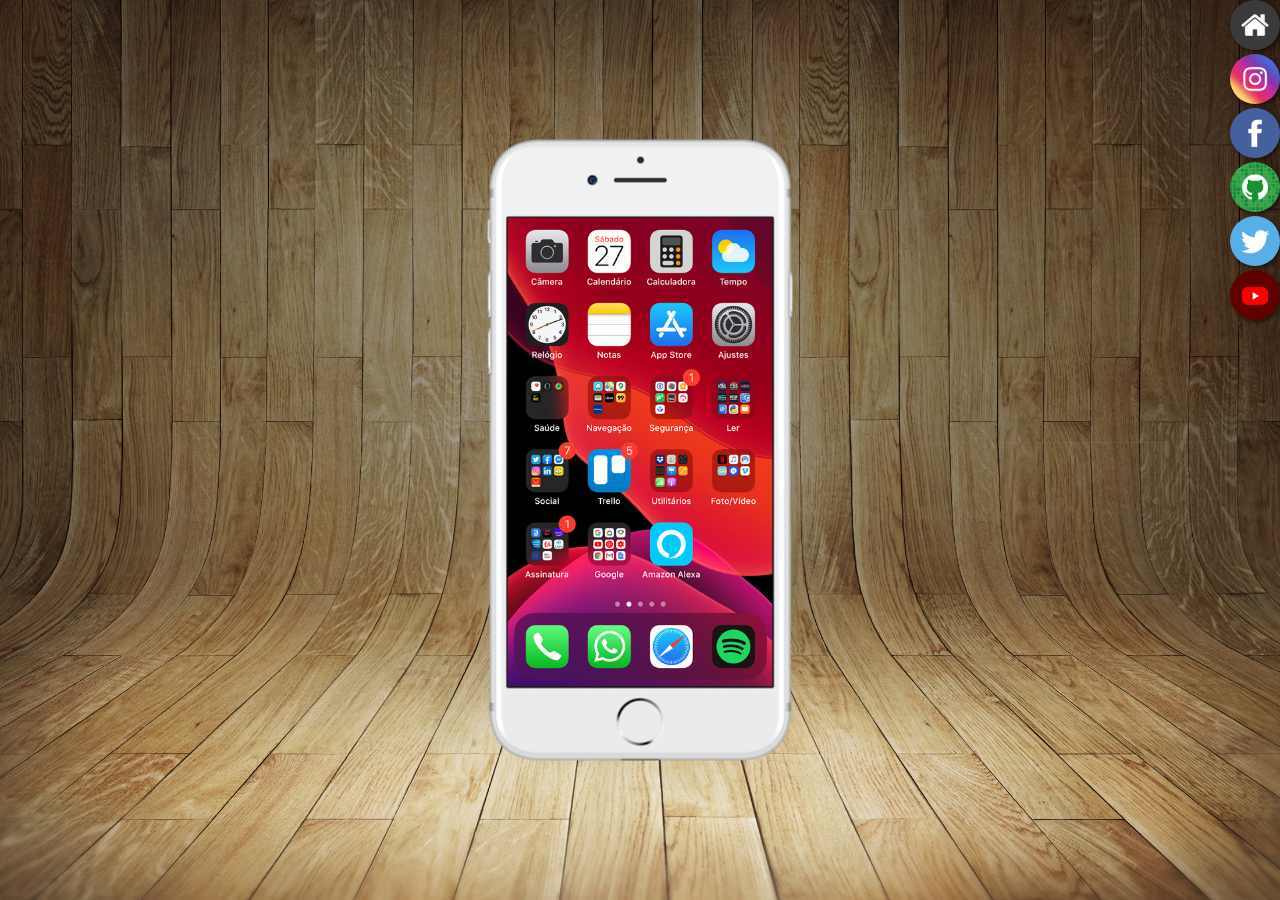
<file: index.html>
<!DOCTYPE html>
<html lang="pt-br">
<head>
    <meta charset="UTF-8">
    <meta name="viewport" content="width=device-width, initial-scale=1.0">
    <link rel="shortcut icon" href="favicon.ico" type="image/x-icon">
    <link rel="stylesheet" href="estilo/style.css">
    <title>Projeto Rede Sociais</title>
</head>
<body>
    <main>
        <section id="telefone">
            <iframe src="home.html" name="tela" id="tela" frameborder="0"></iframe>
        </section>
        <section id="redes-sociais">
                <a href="home.html" target="tela" ><img src="imagens/logo-home.jpg" alt="home"></a><br>

                <a href="instagran.html" target="tela" ><img src="imagens/logo-instagram.jpg" alt="instagram"></a><br>

                <a href="face.html" target="tela" ><img src="imagens/logo-facebook.jpg" alt="facebook"></a><br>

                <a href="github.html" target="tela" ><img src="imagens/logo-github.jpg" alt="github"></a><br>

                <a href="twitter.html" target="tela" ><img src="imagens/logo-twitter.jpg" alt="twitter"></a><br>

                <a href="youtube.html" target="tela" ><img src="imagens/logo-youtube.jpg" alt="youtube"></a><br>
        </section>
    </main>
</body>
</html>
</file>
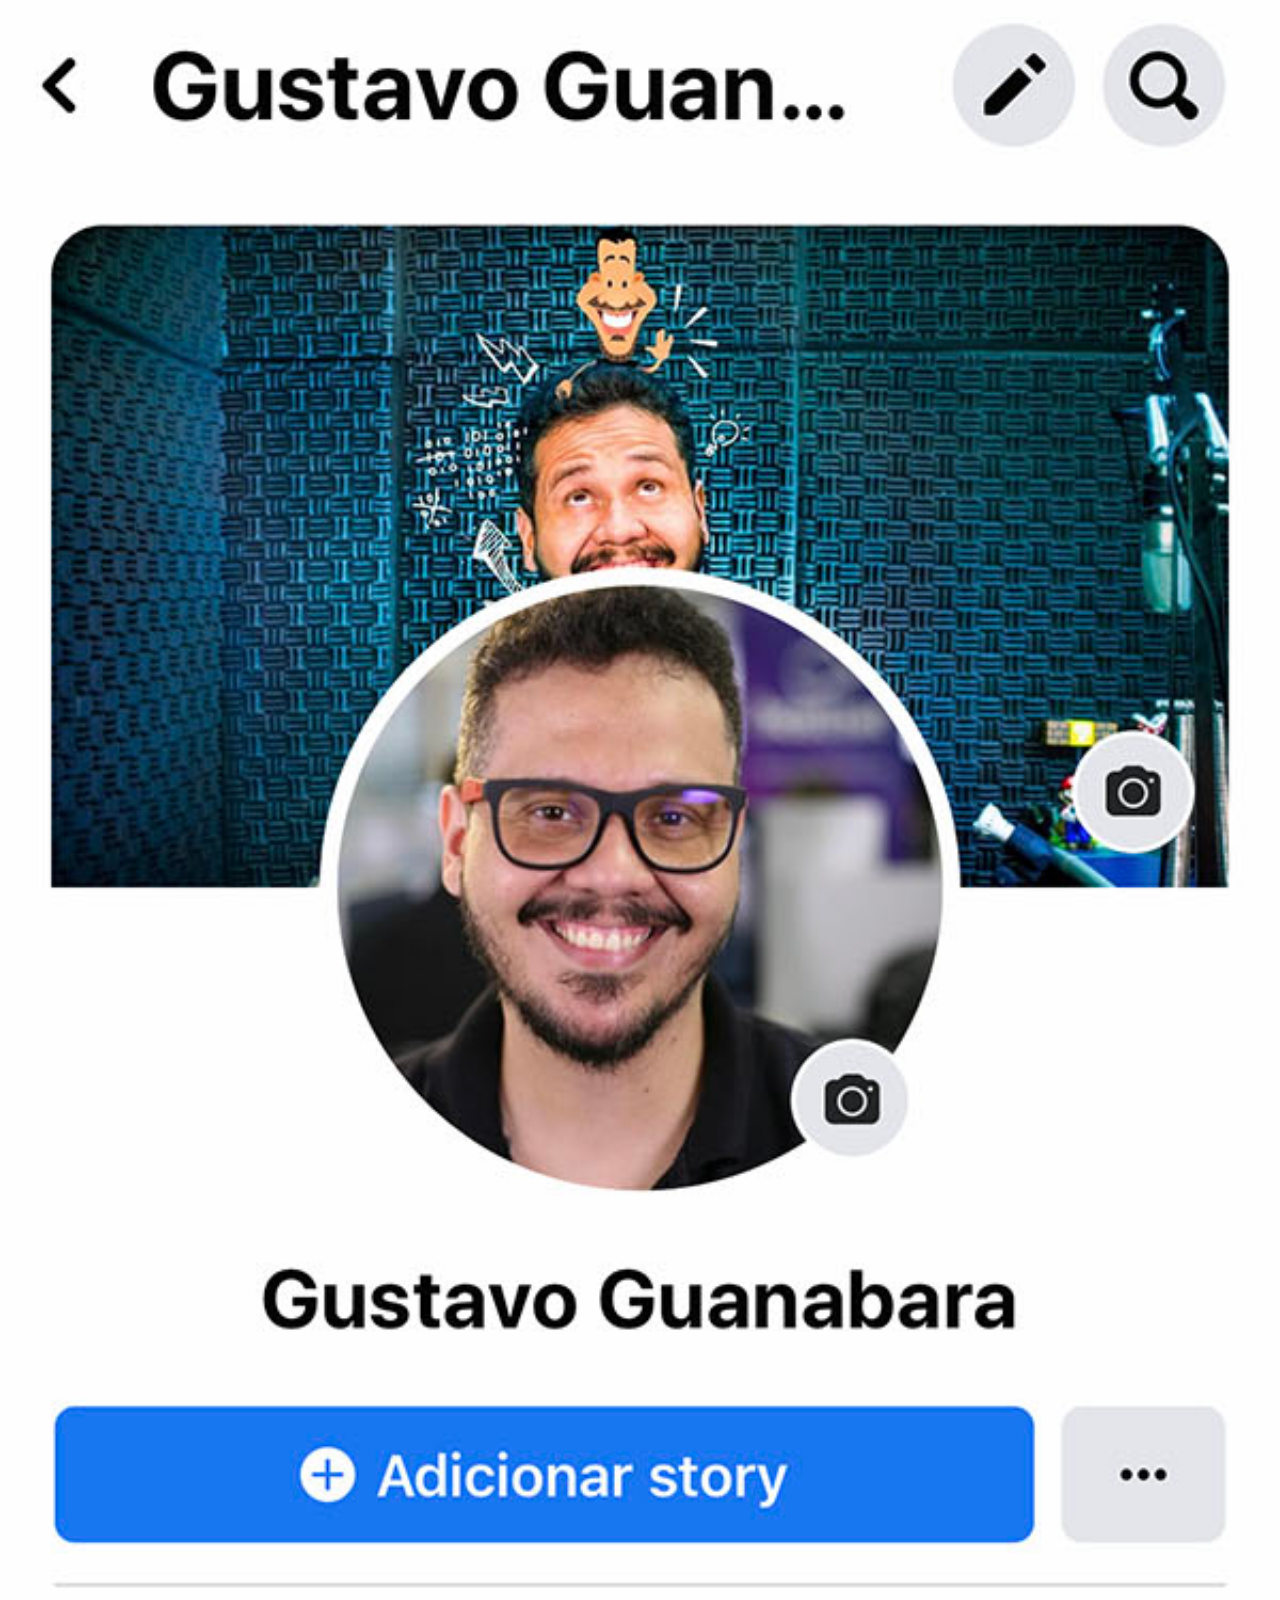
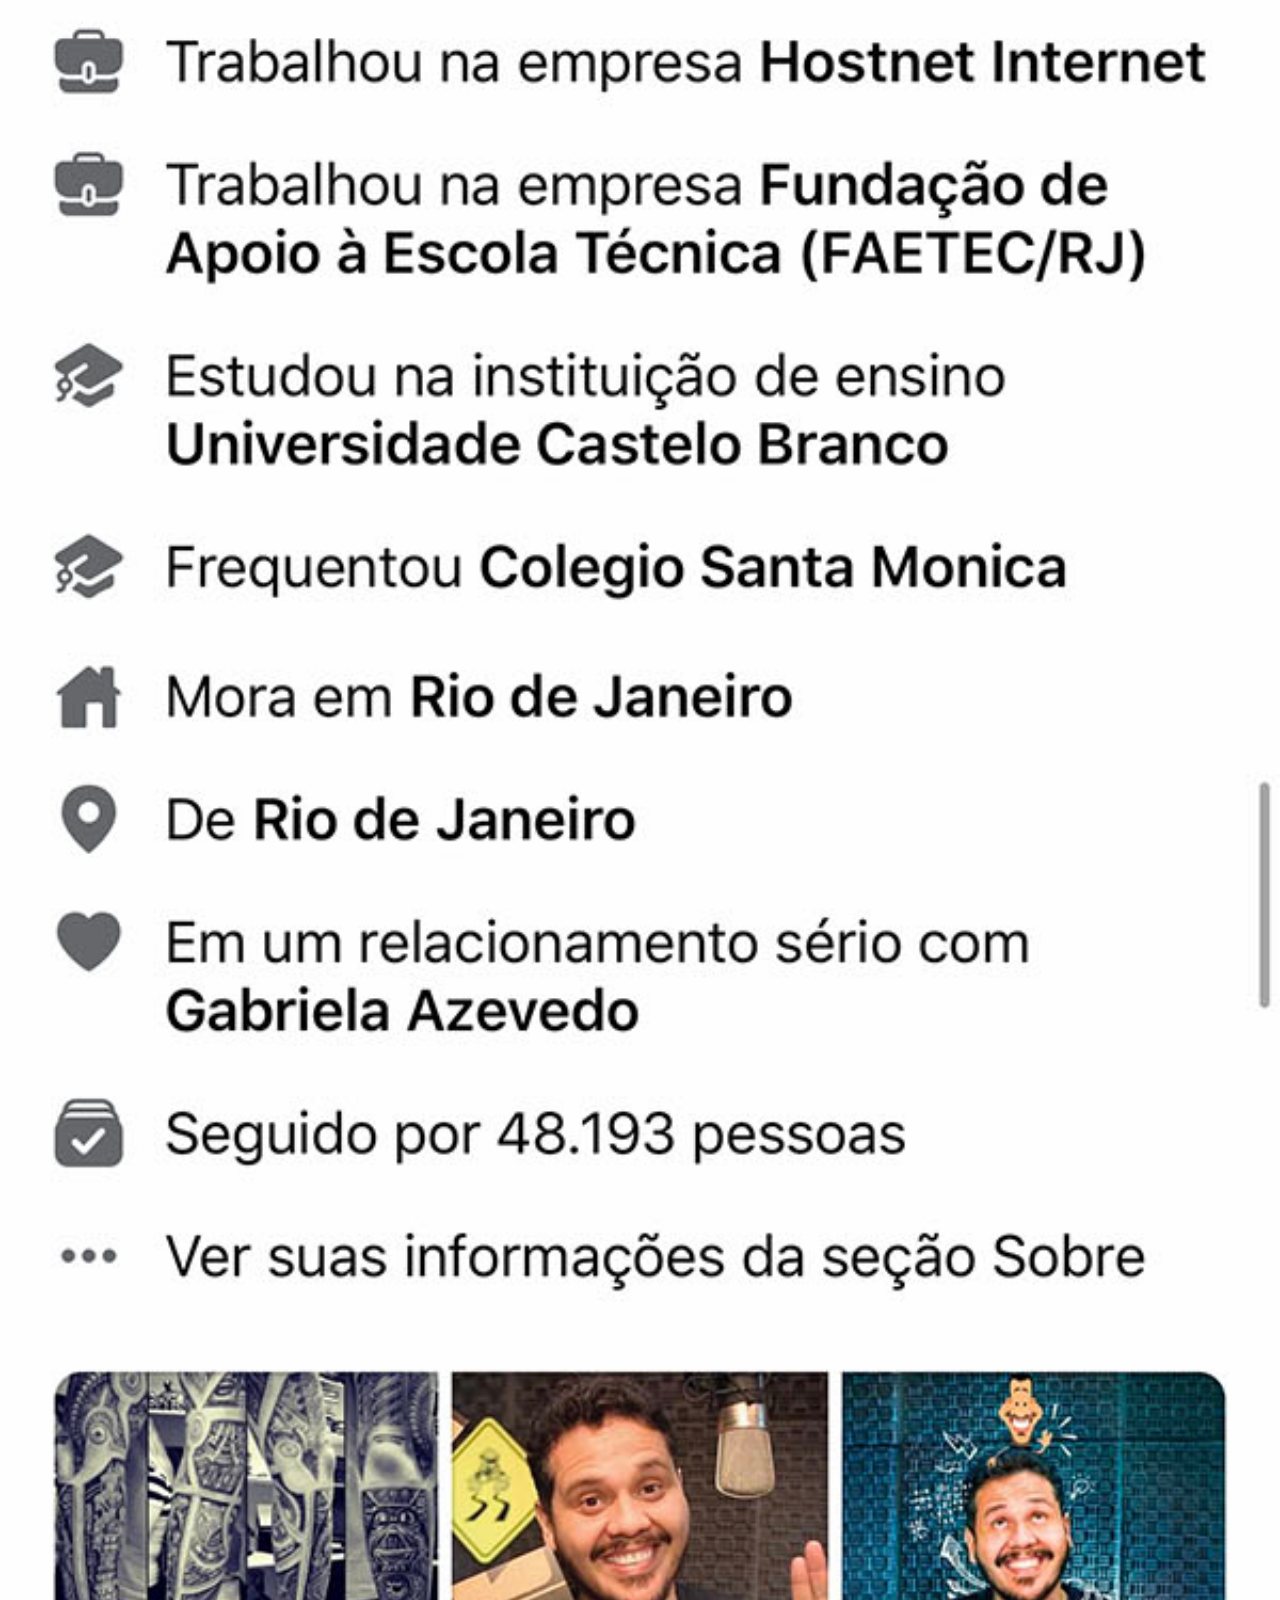
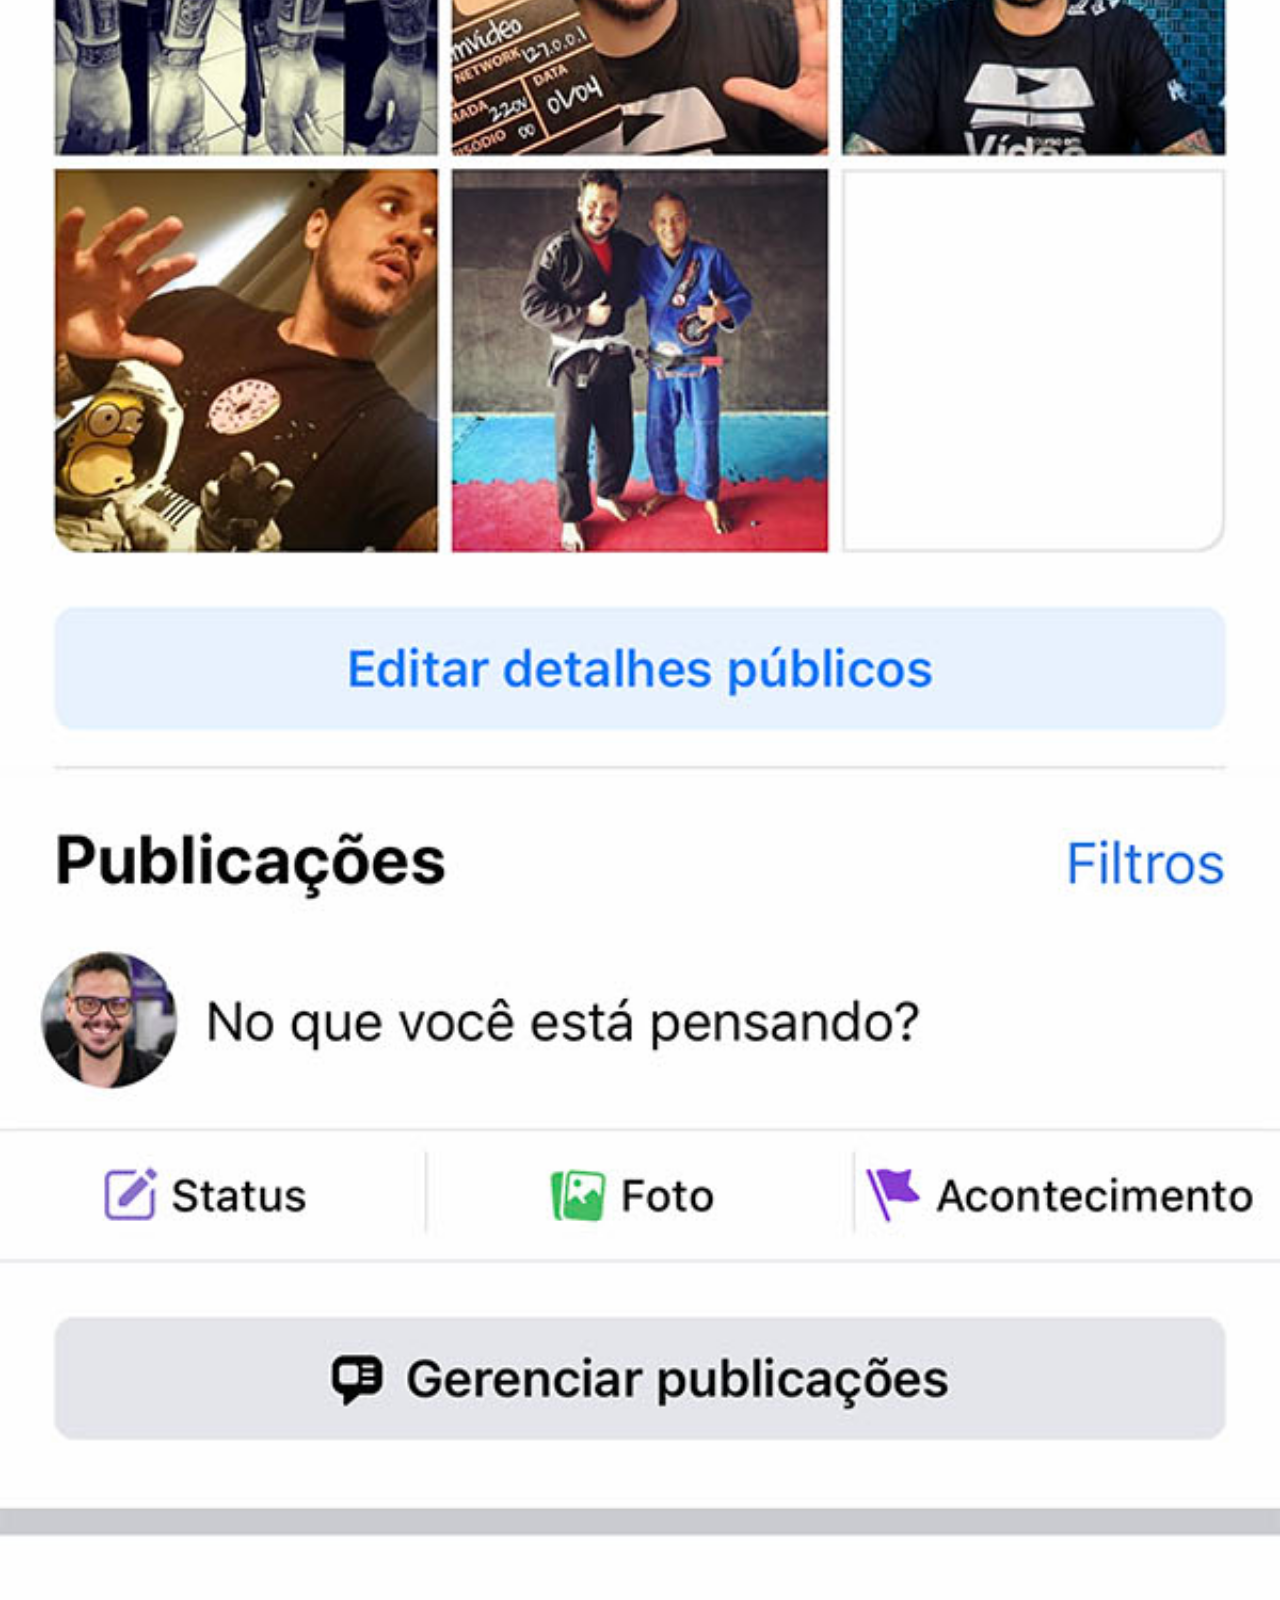
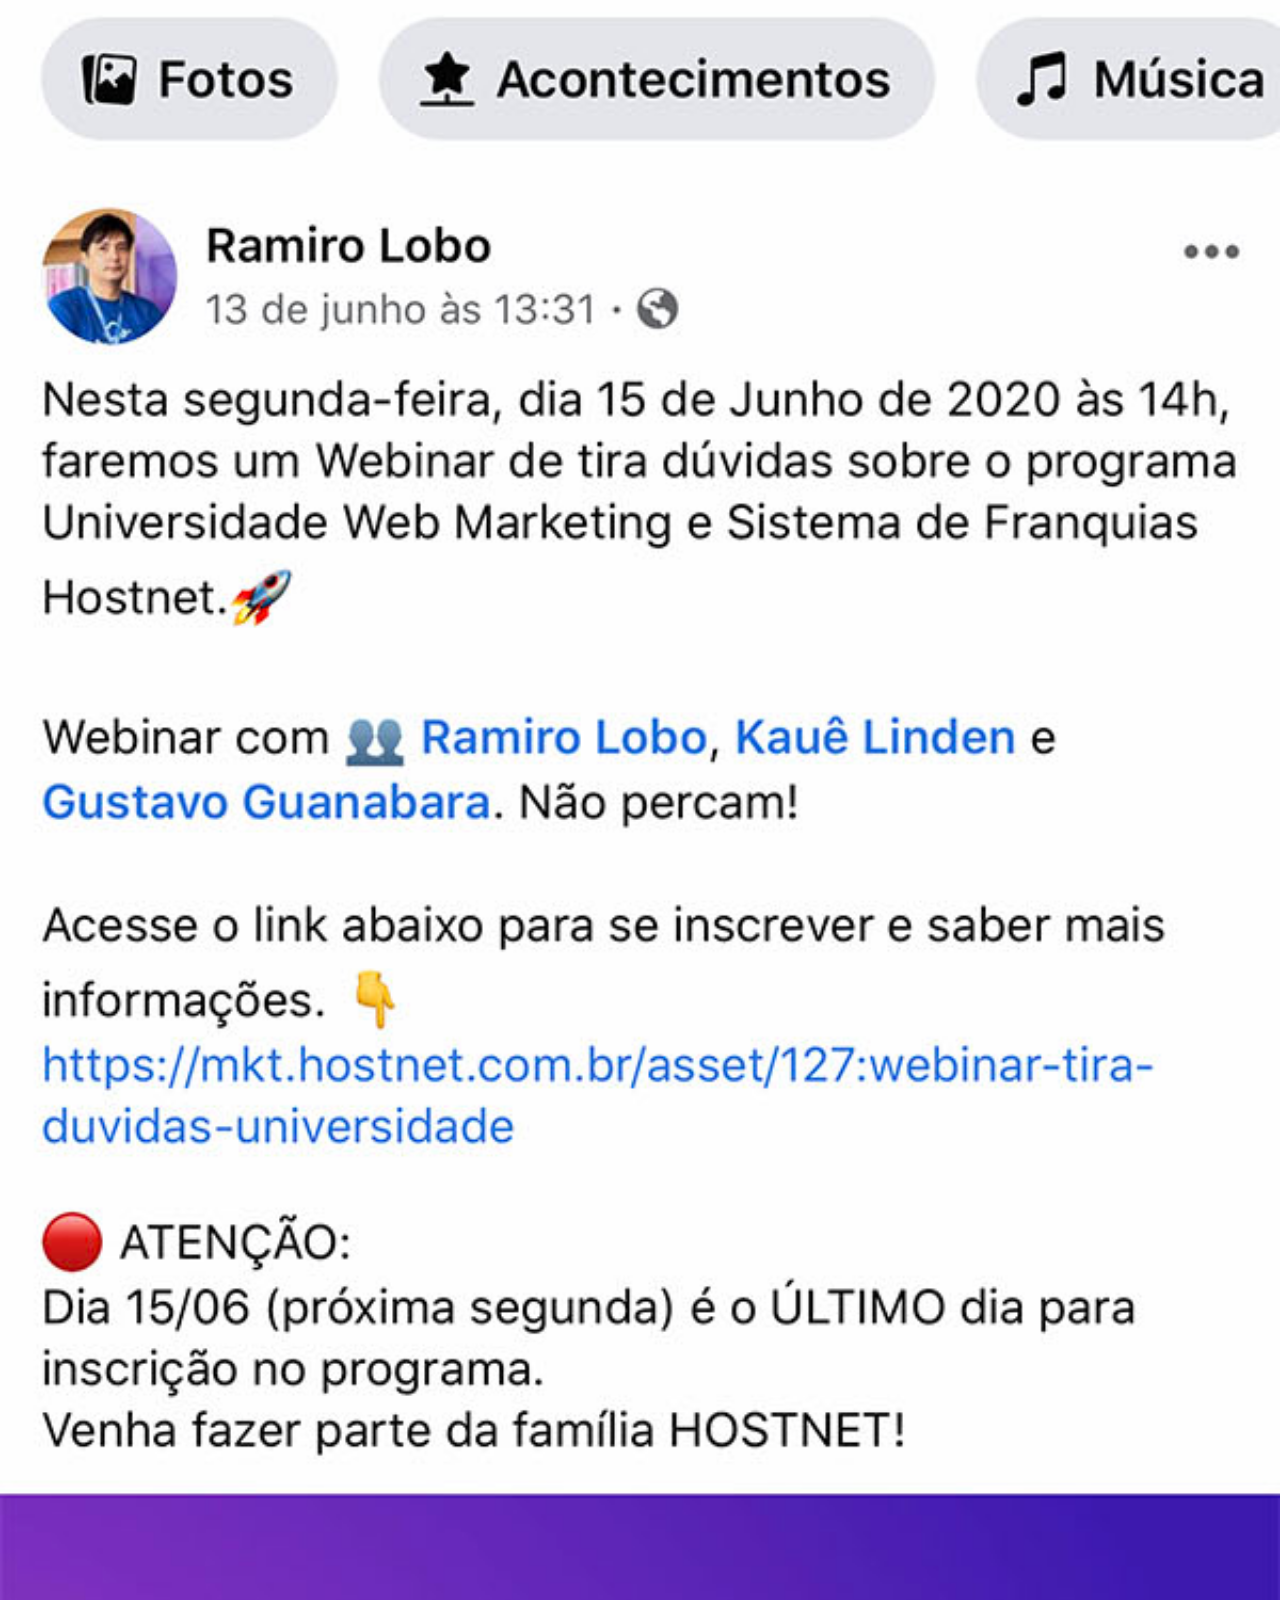
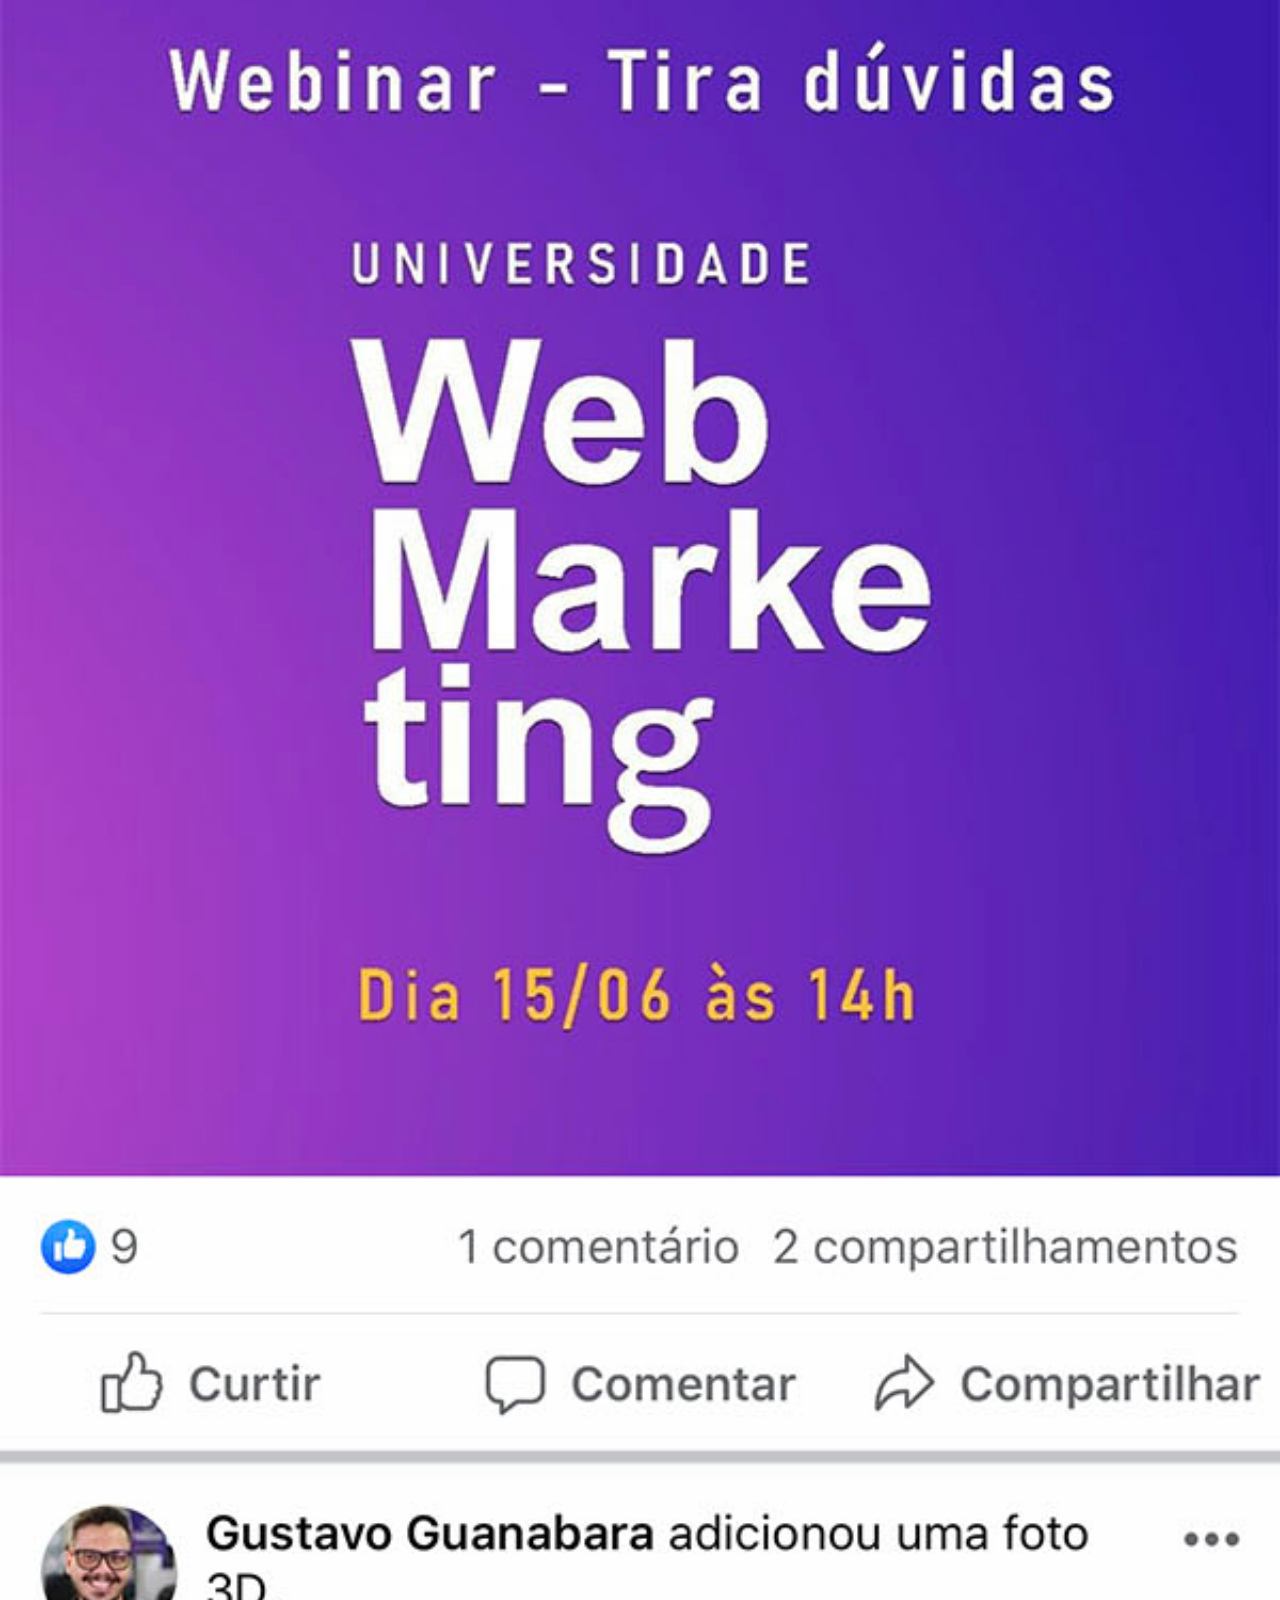
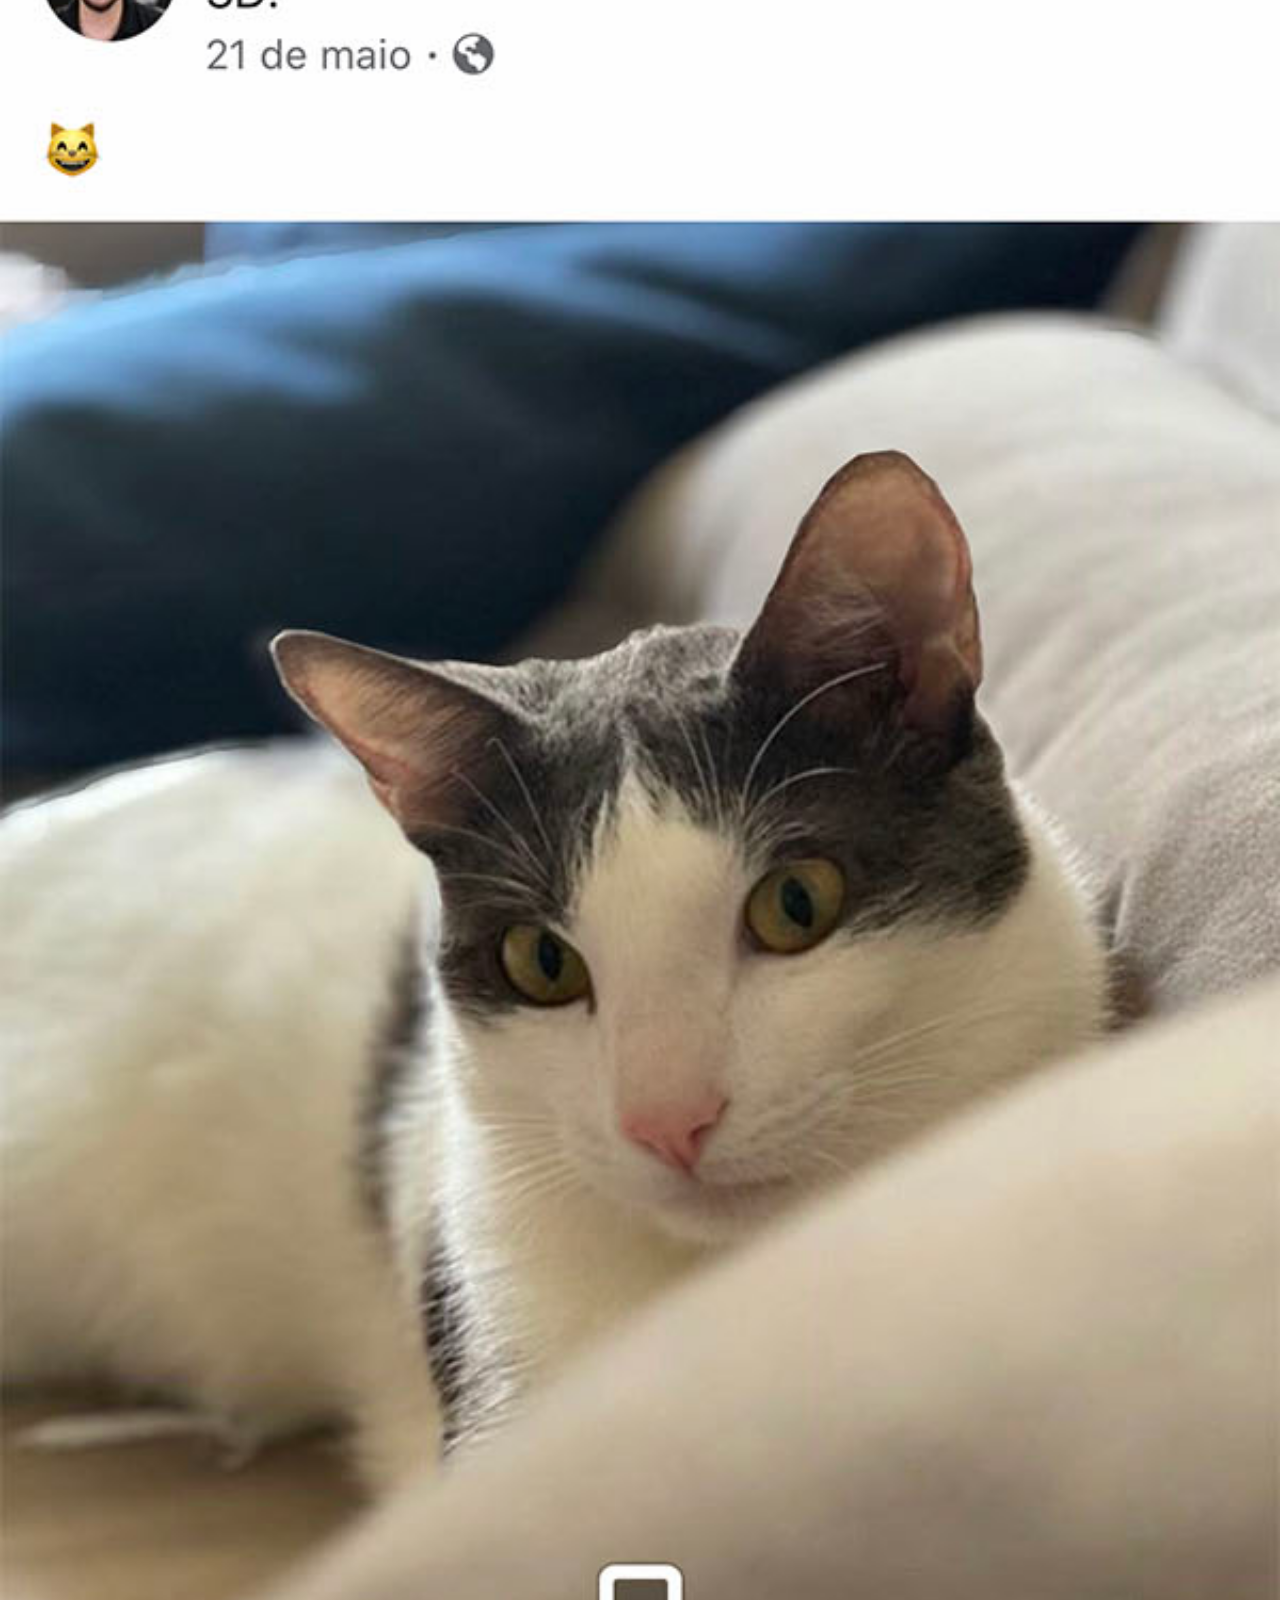
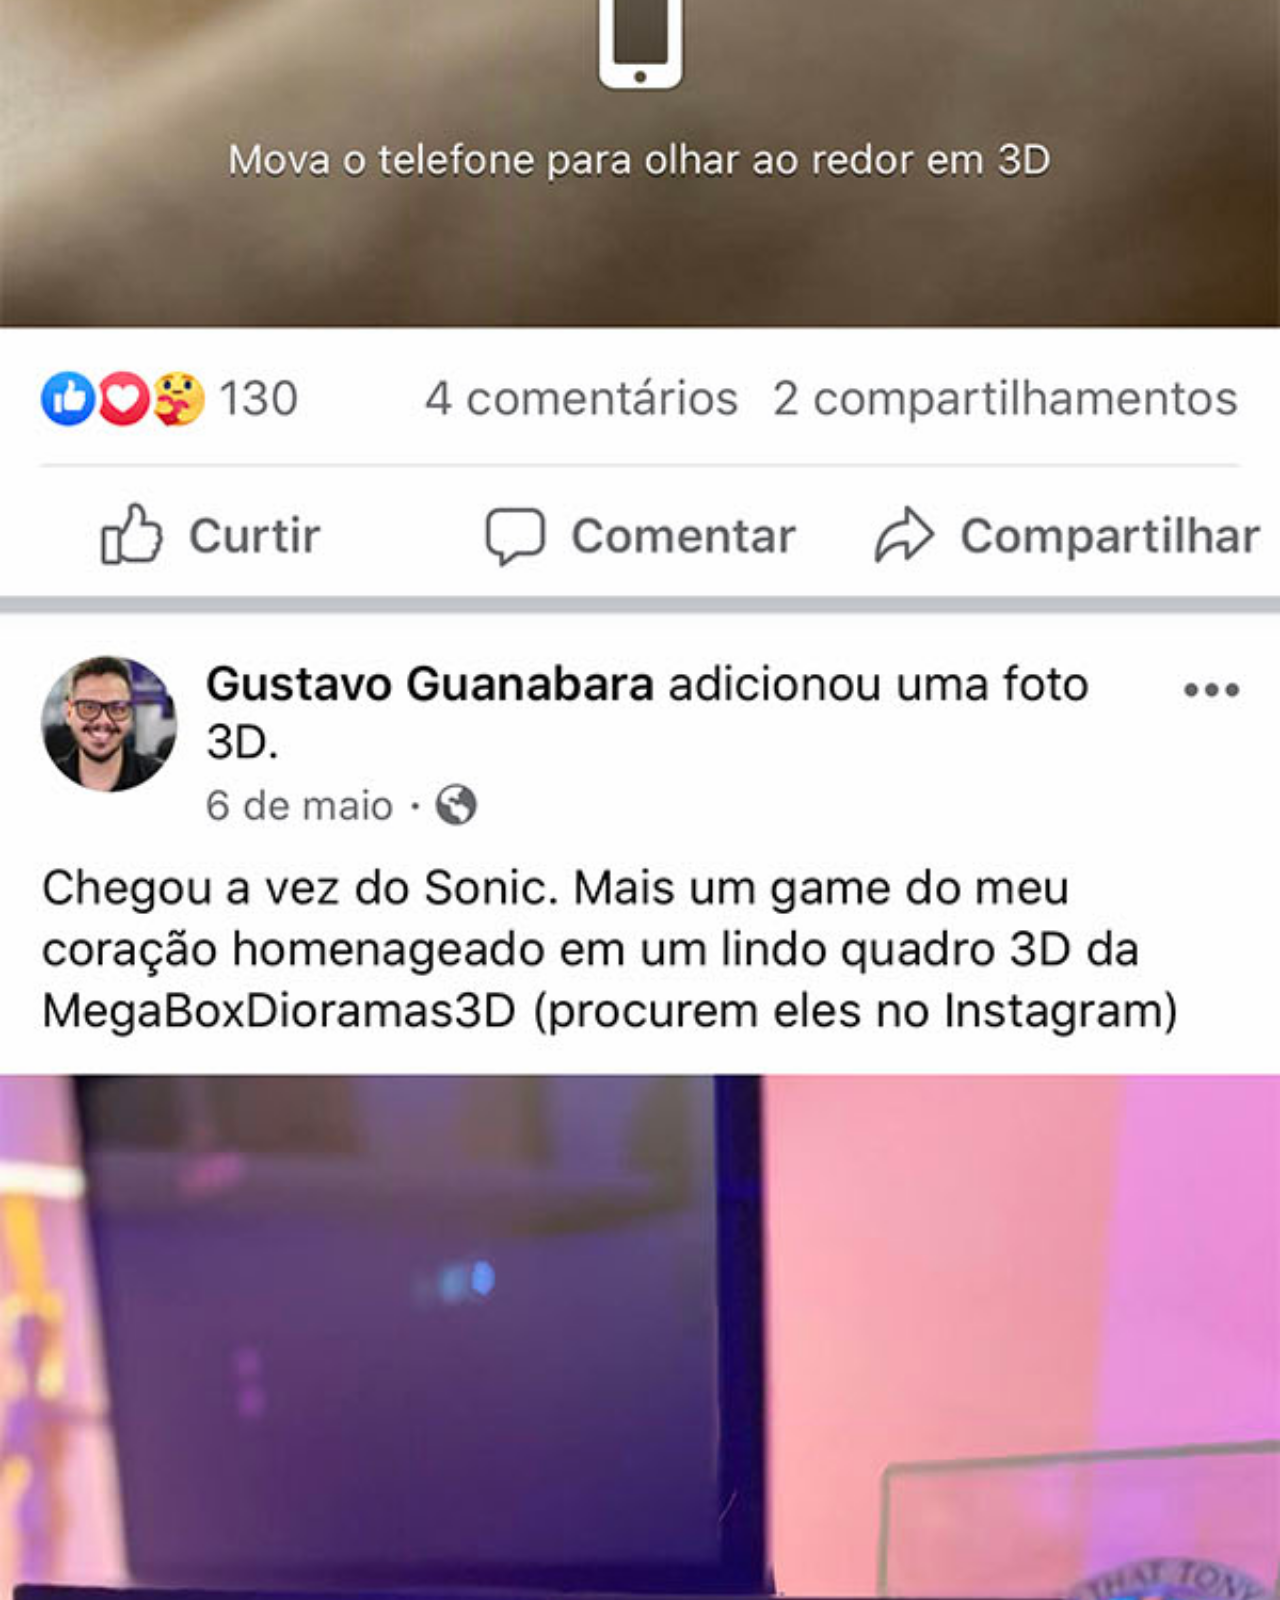
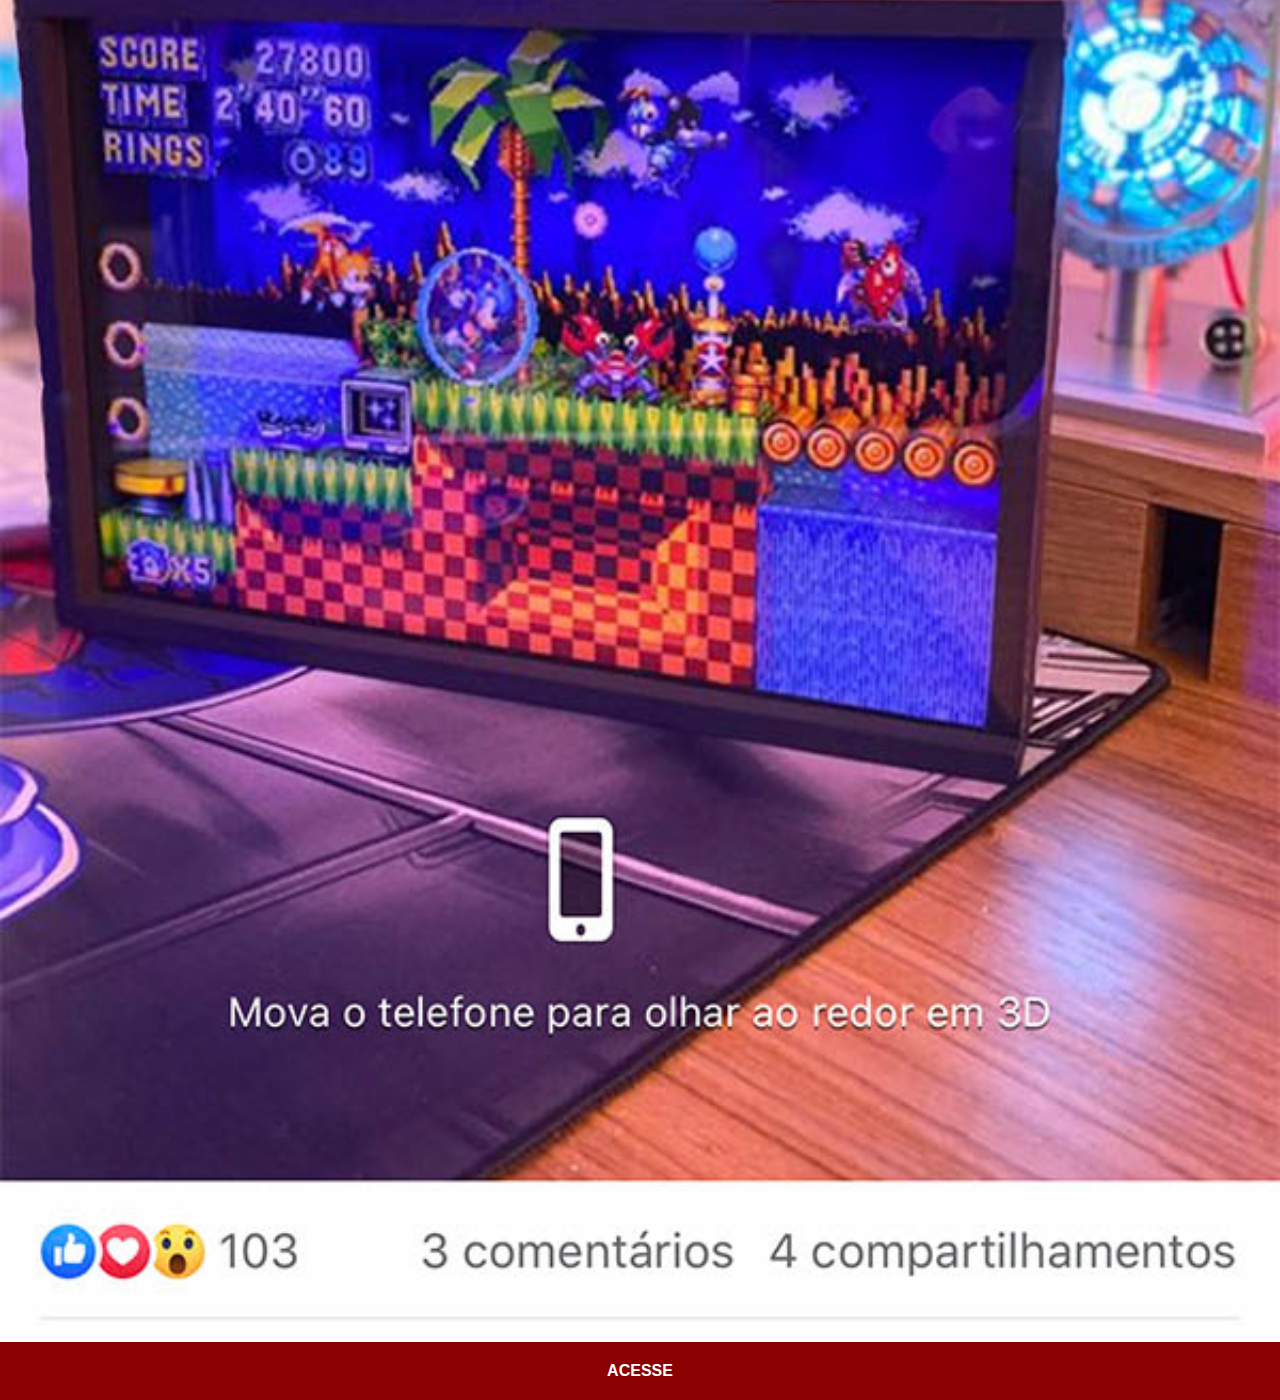
<file: face.html>
<!DOCTYPE html>
<html lang="en">
<head>
    <meta charset="UTF-8">
    <meta name="viewport" content="width=device-width, initial-scale=1.0">
    <title>Facebook</title>
    <link rel="stylesheet" href="estilo/social.css">
</head>
<body>
    <img src="imagens/tela-facebook.jpg" alt="facebook">
    <a href="https://facebook.com/Patriccampos" target="_blank">ACESSE</a>
</body>
</html>
</file>
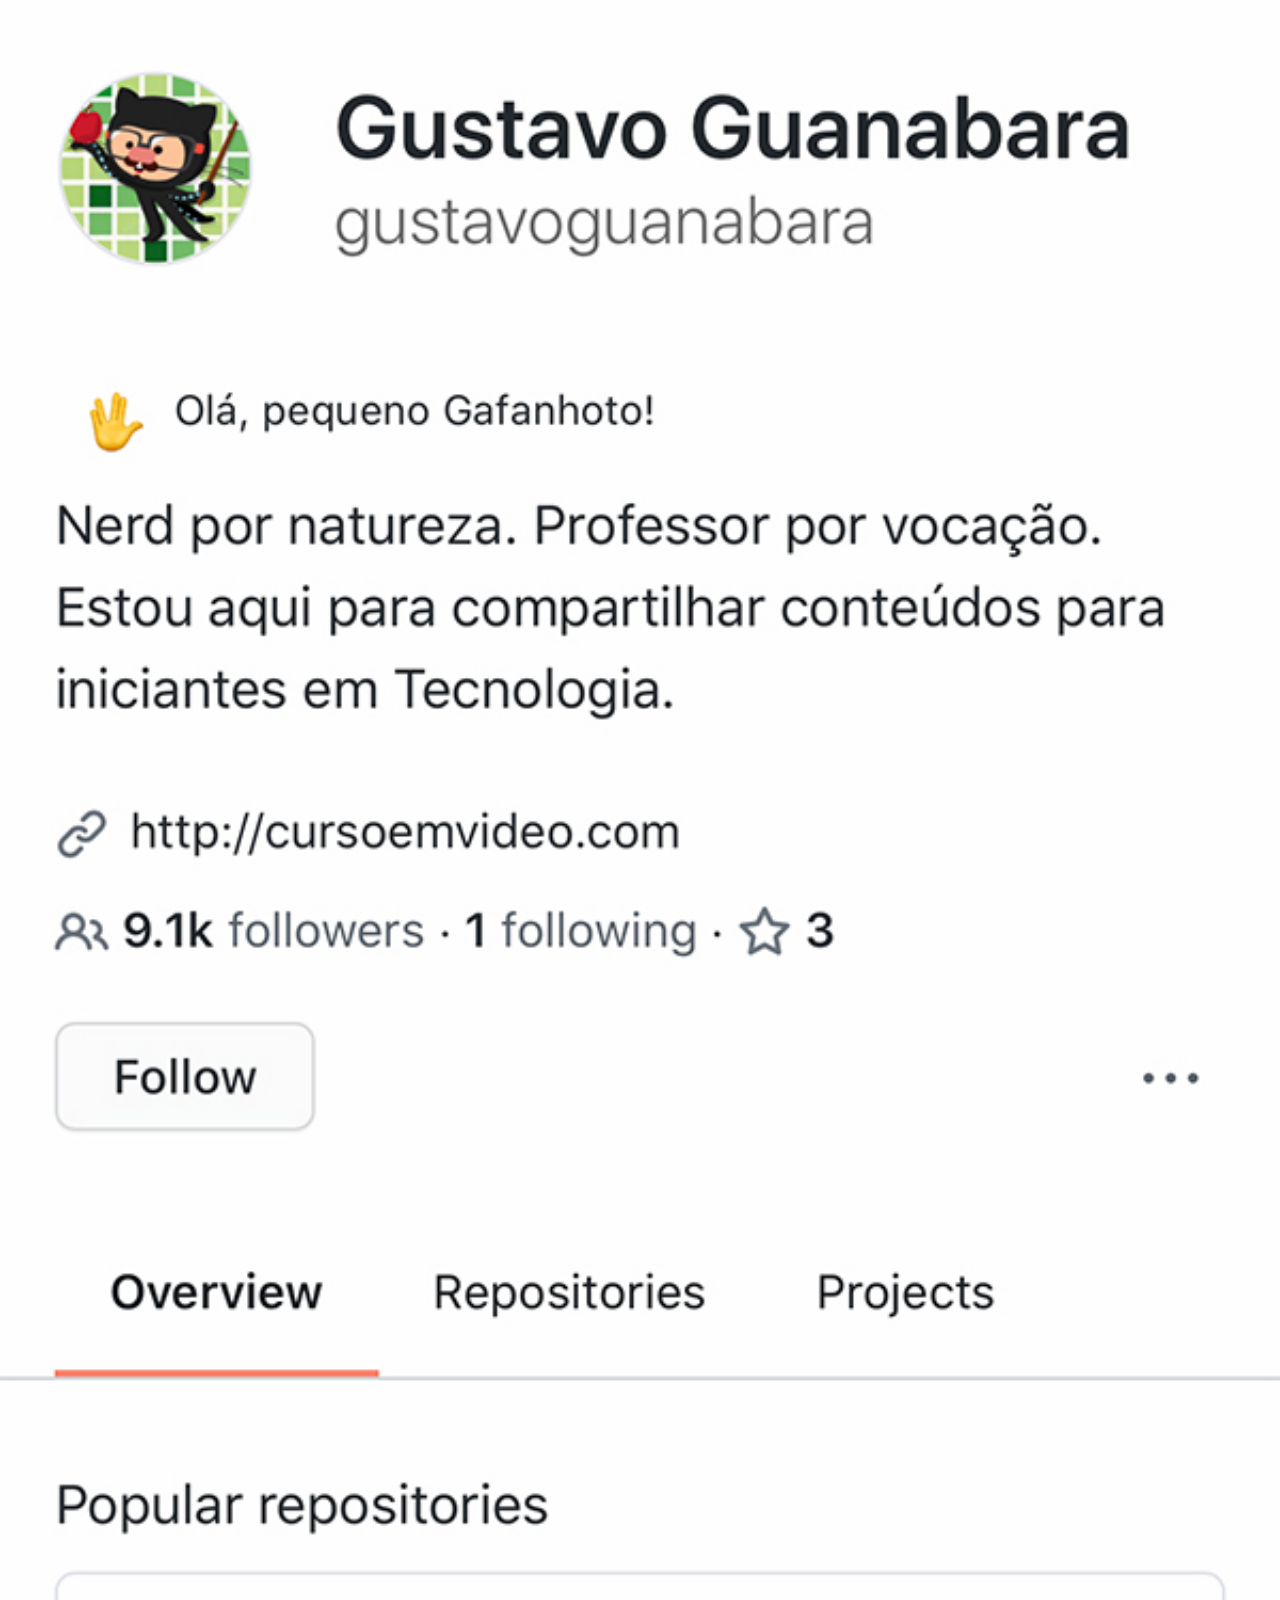
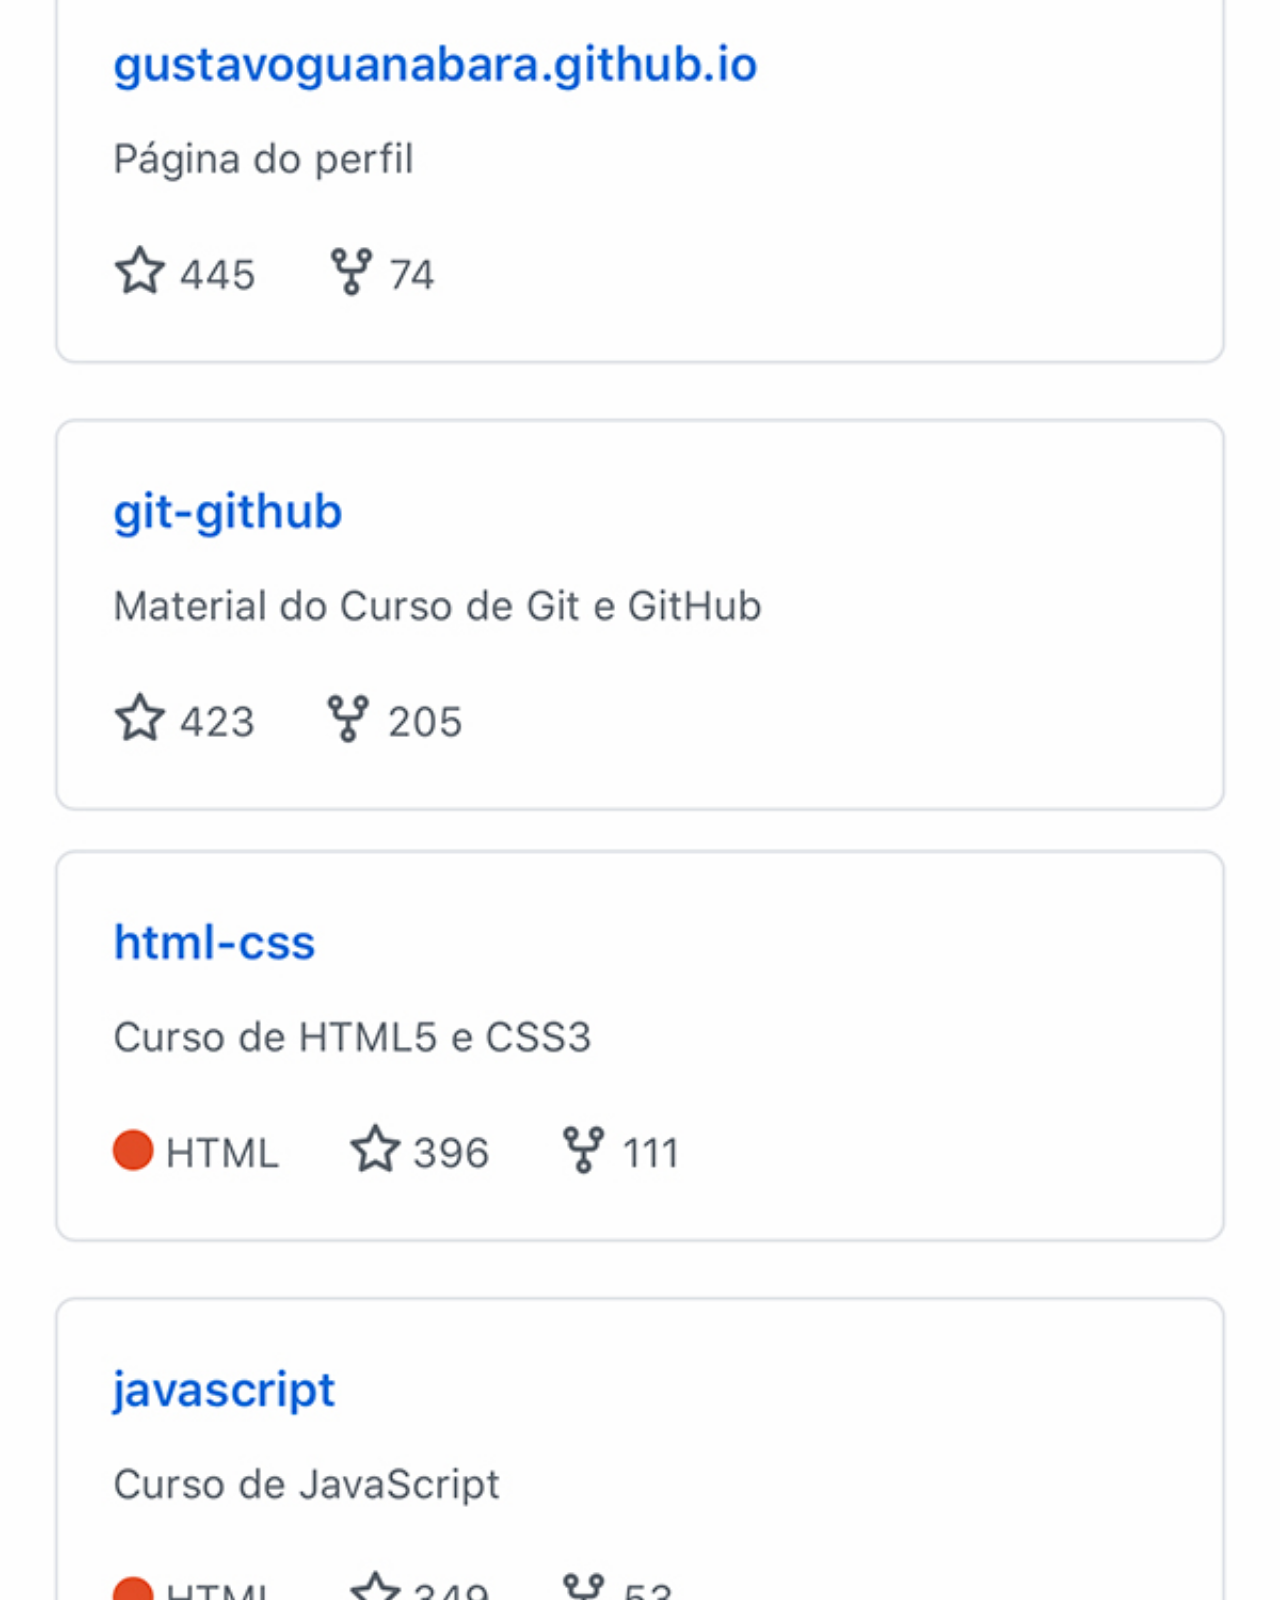
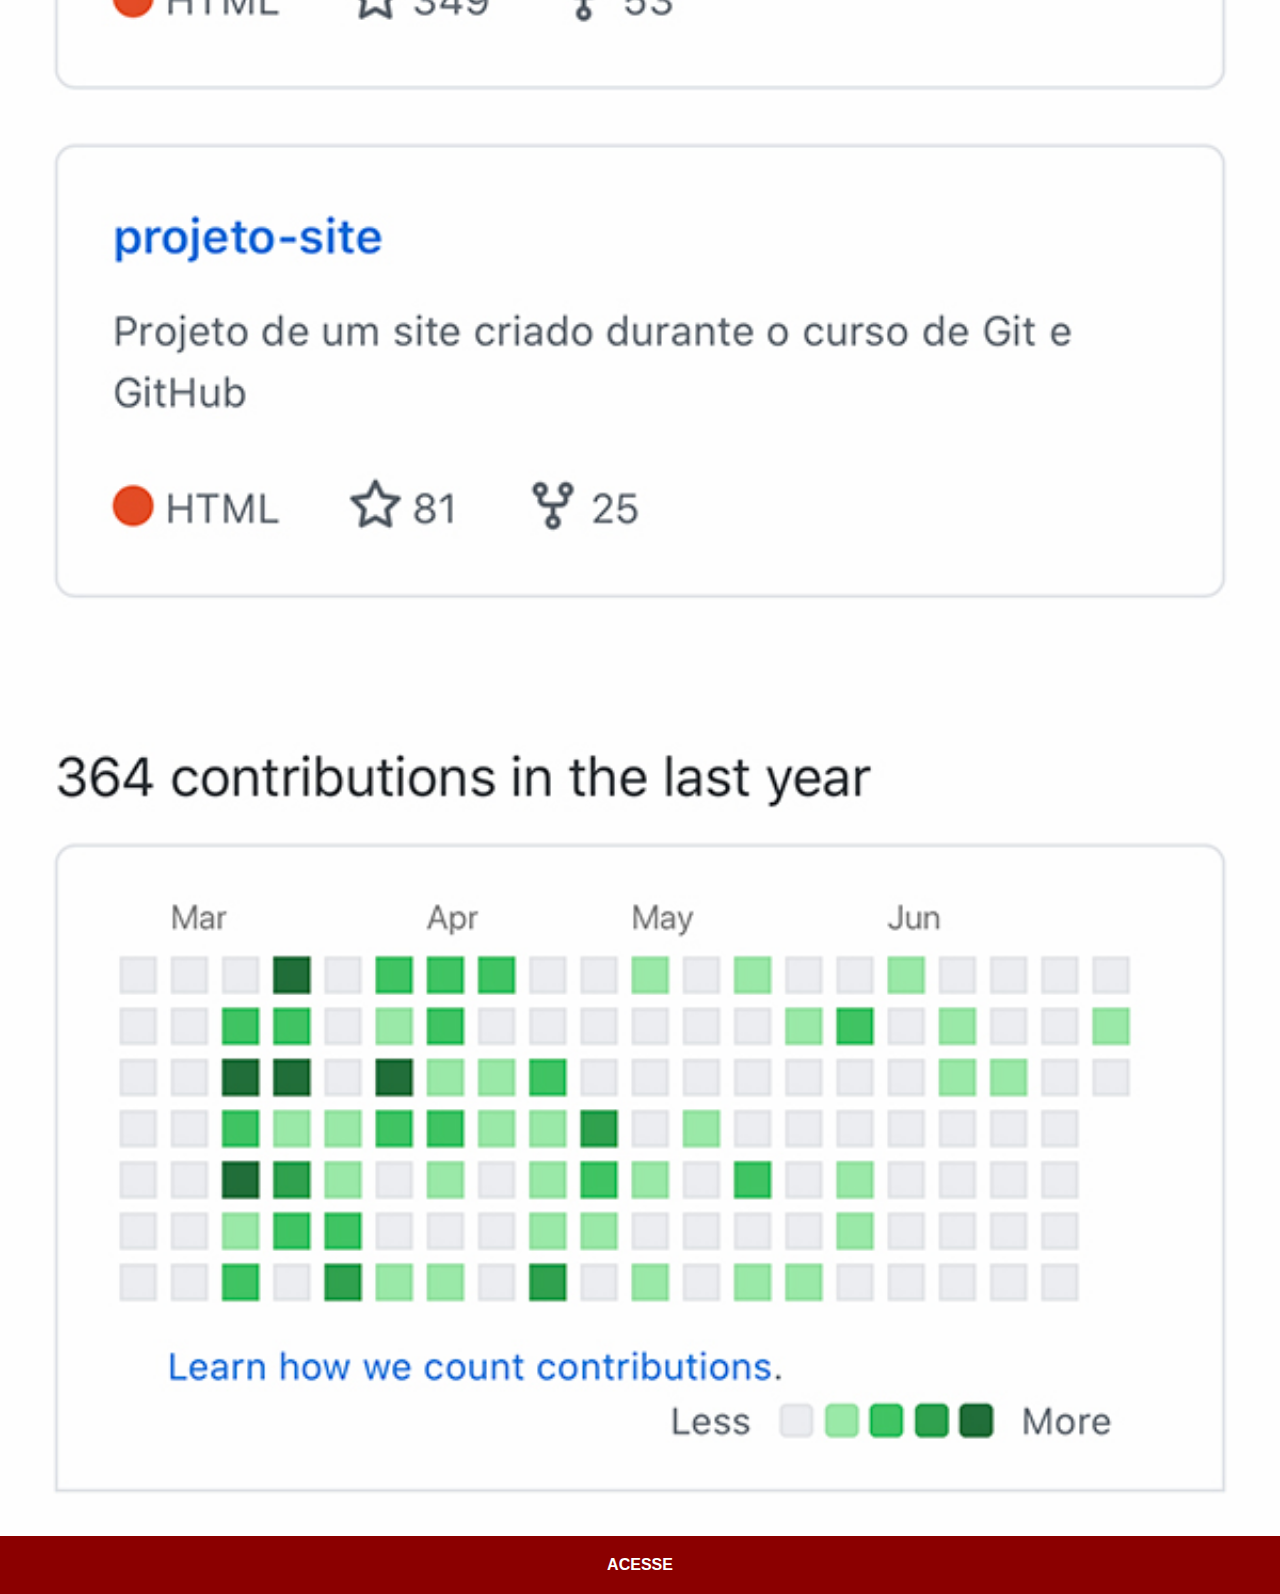
<file: github.html>
<!DOCTYPE html>
<html lang="pt-br">
<head>
    <meta charset="UTF-8">
    <meta name="viewport" content="width=device-width, initial-scale=1.0">
    <title>Github</title>
    <link rel="stylesheet" href="estilo/social.css">
</head>
<body>
    <img src="imagens/tela-github.jpg" alt="github">
    <a href="https://github.com/Patriccampos" target="_blank">ACESSE</a>
</body>
</html>
</file>
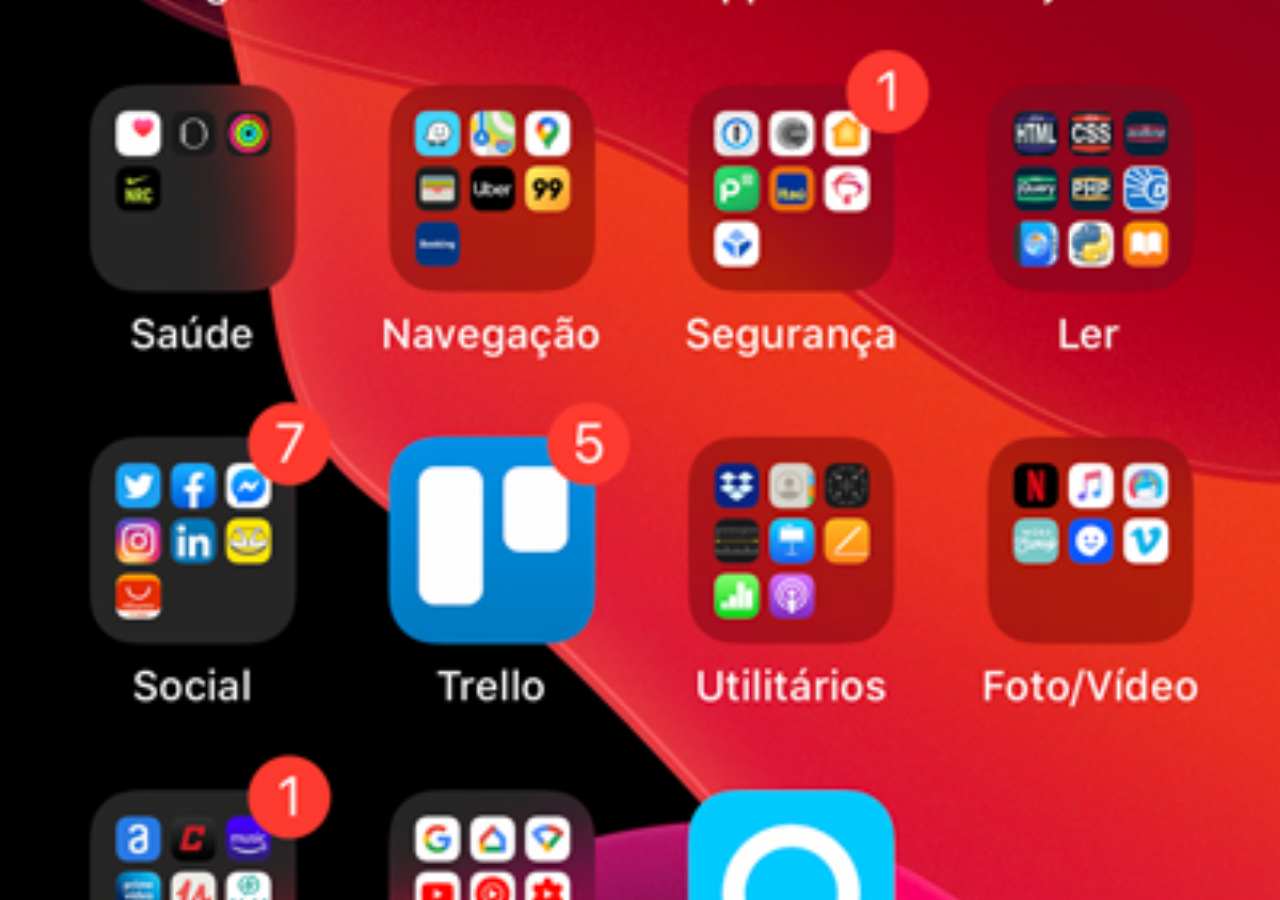
<file: home.html>
<!DOCTYPE html>
<html lang="pt-br">
<head>
    <meta charset="UTF-8">
    <meta name="viewport" content="width=device-width, initial-scale=1.0">
    <title>home</title>
    <style>
        * {
            margin: 0px;
            padding: 0px;
        }
        body{
            position: relative;
            width: 100vw;
            height: 100vh;
            background: black url(imagens/tela-home.jpg) no-repeat center ;
            background-size: cover;
        }
        
      
    </style>
</head>
<body>
    
</body>
</html>
</file>
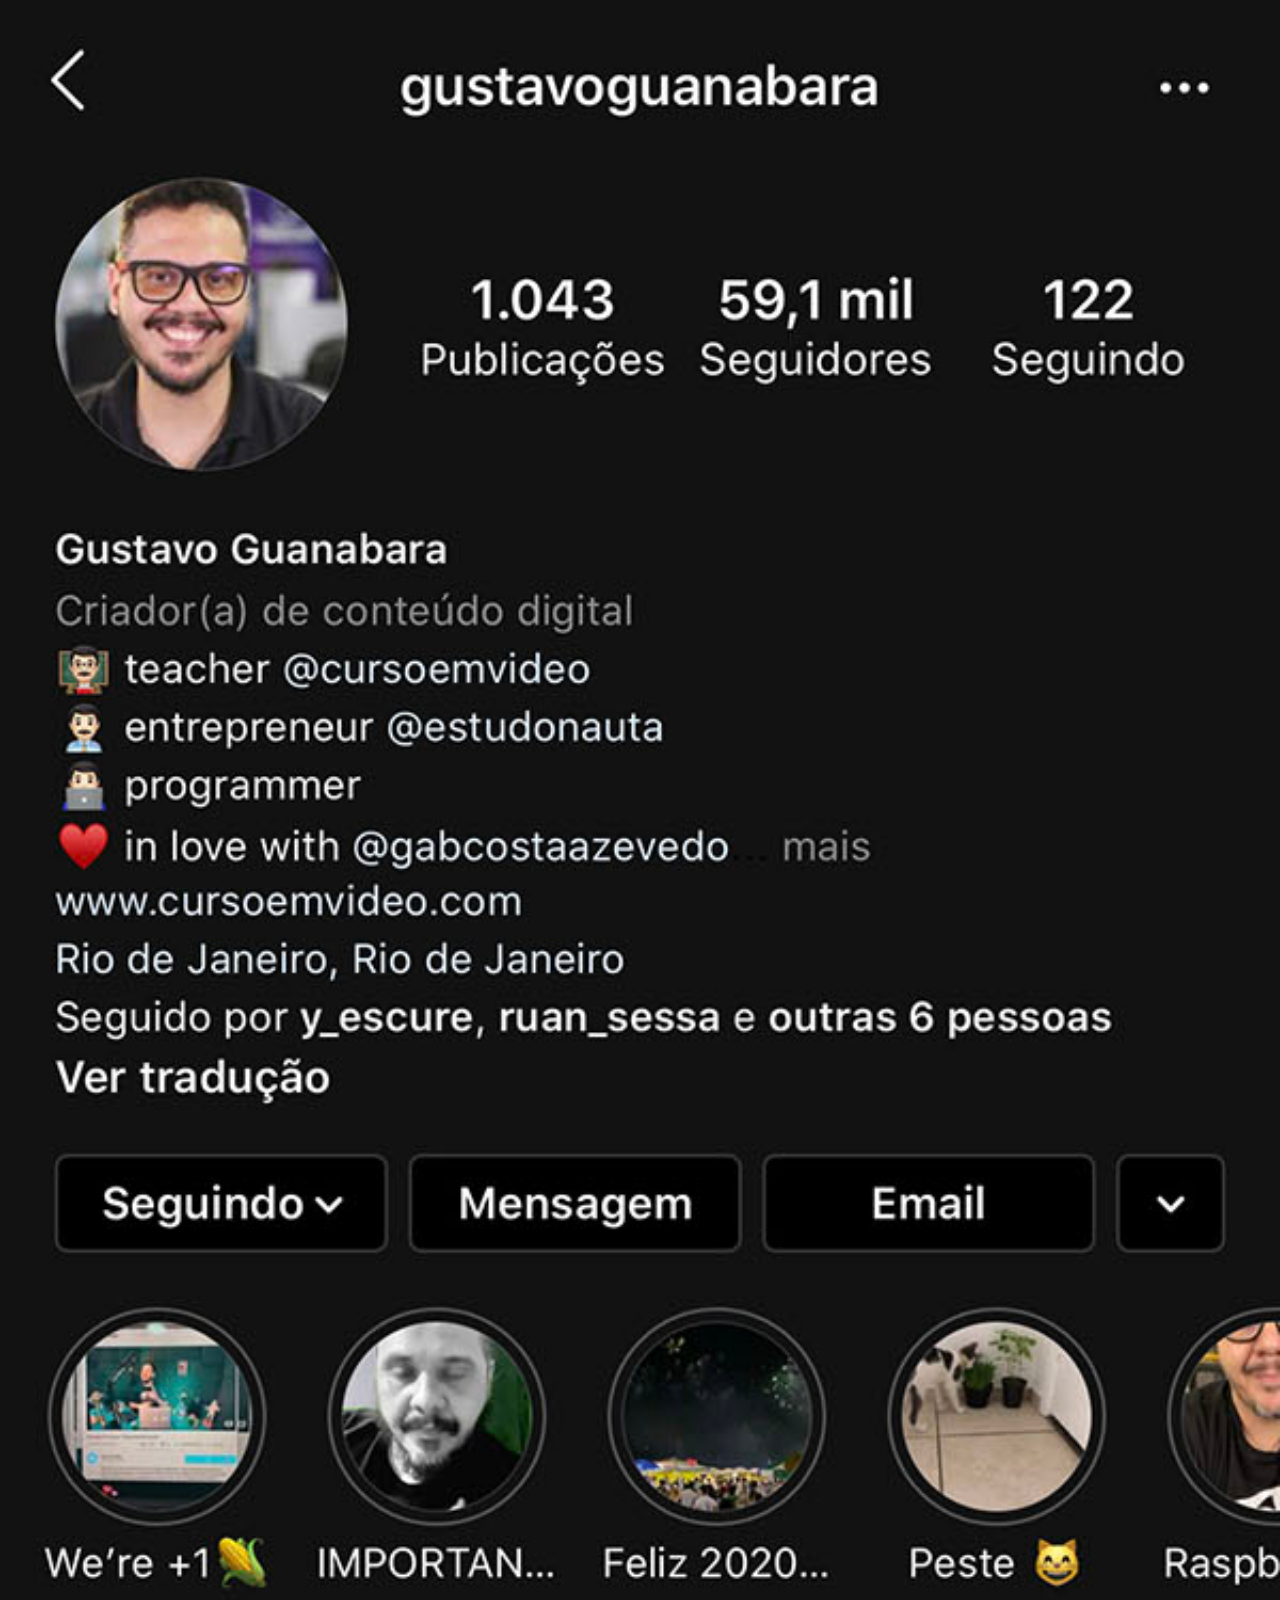
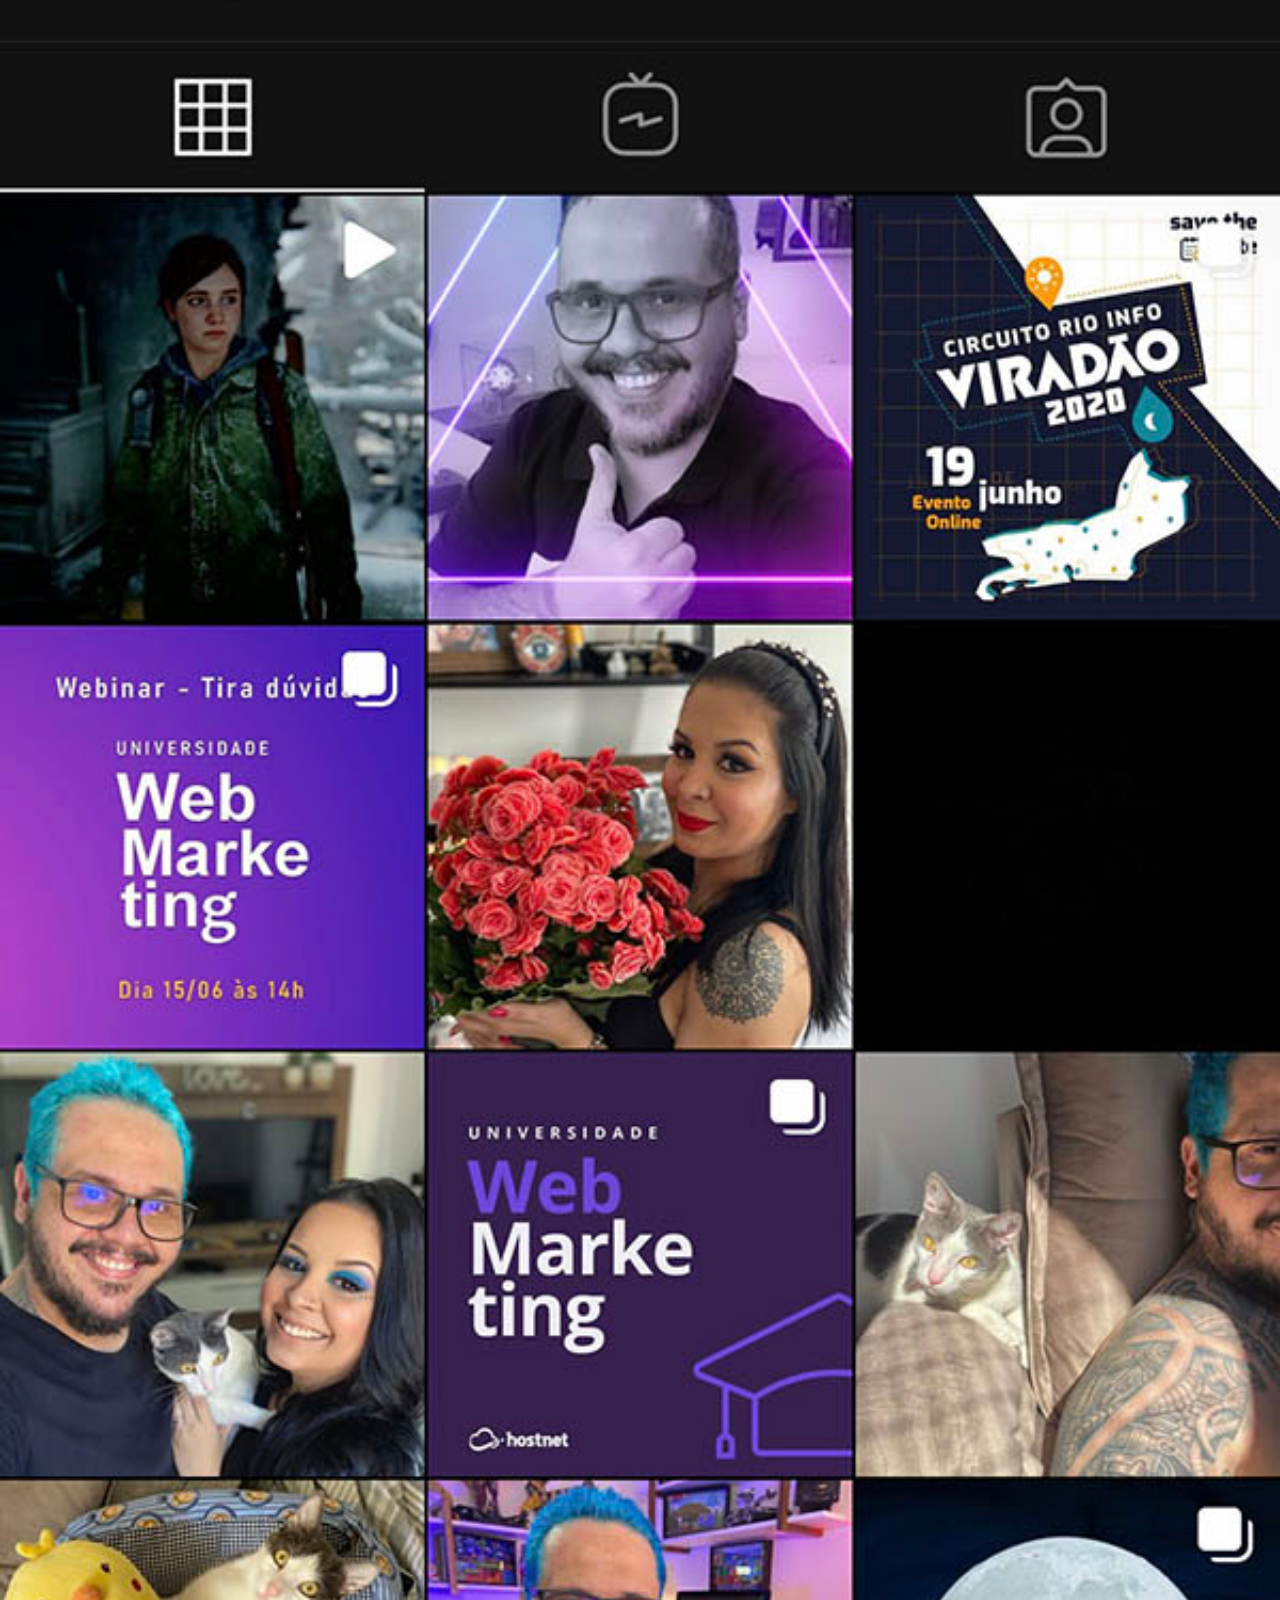
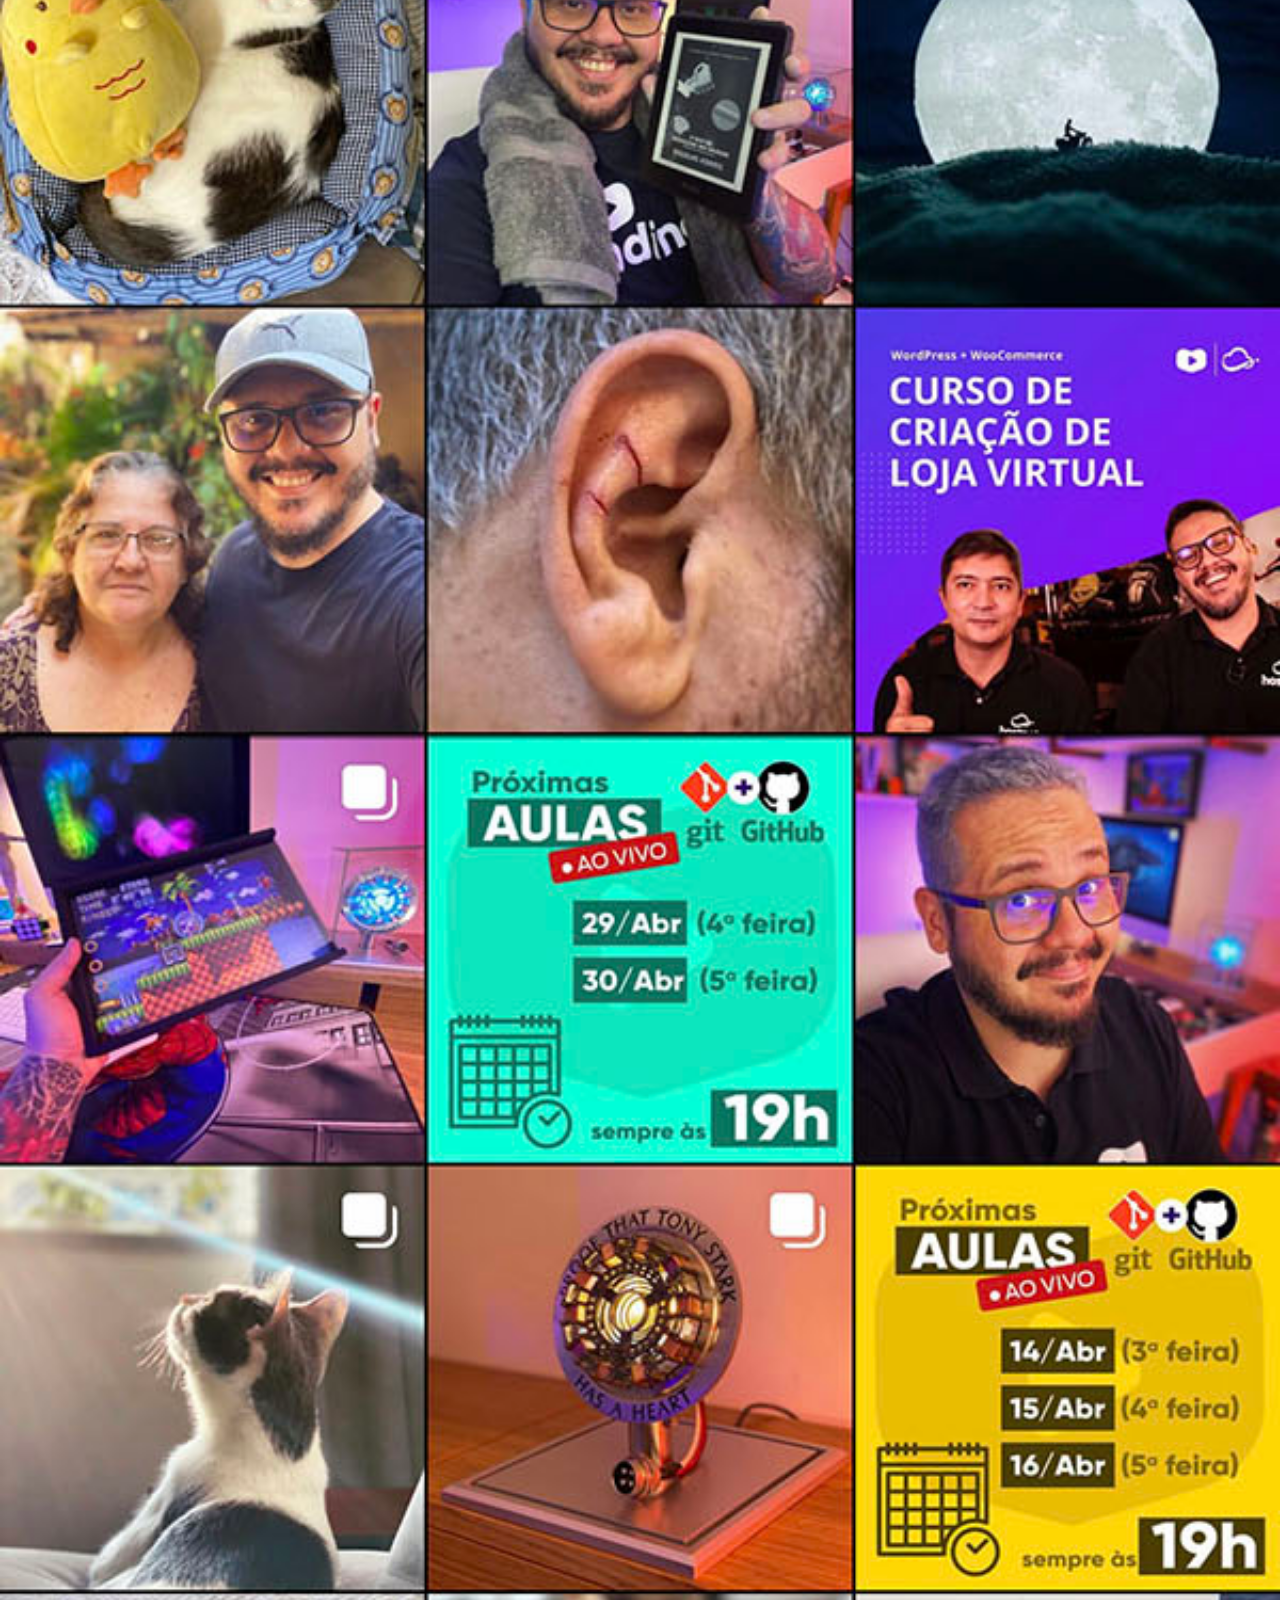
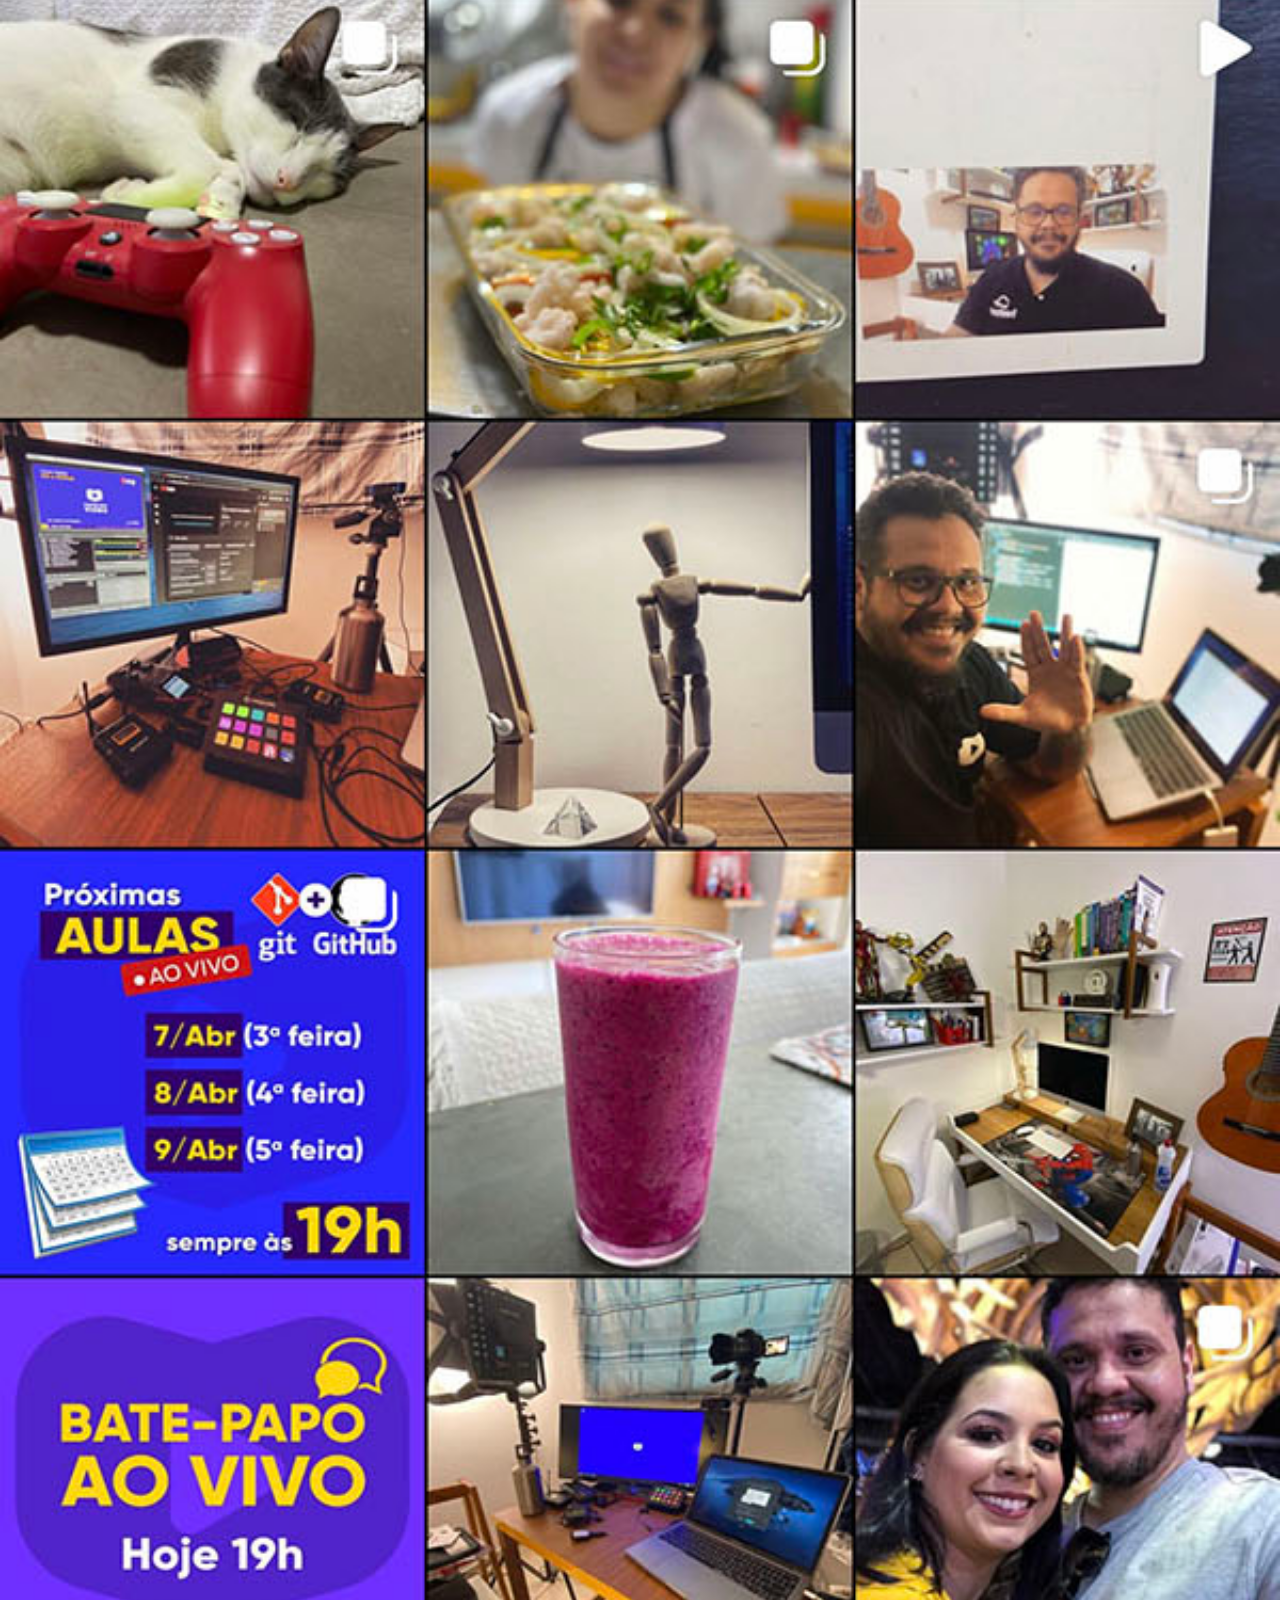
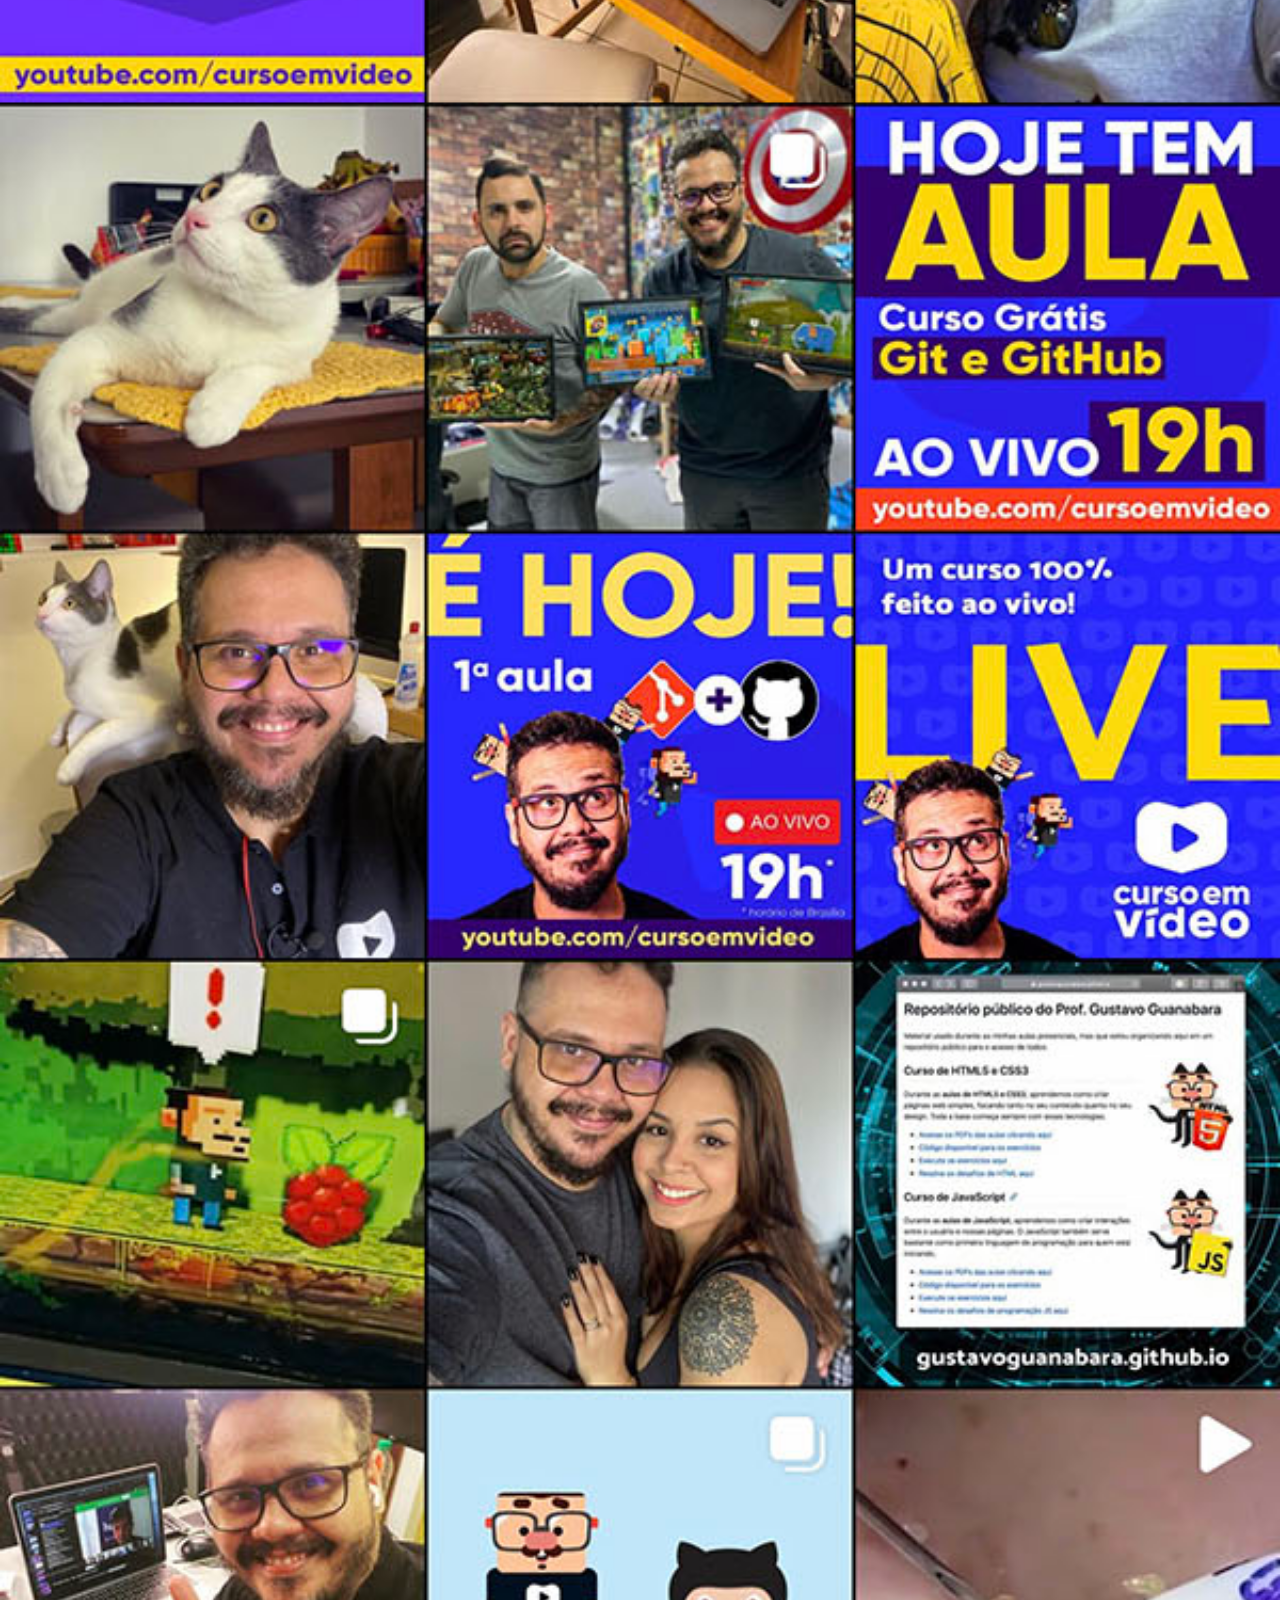
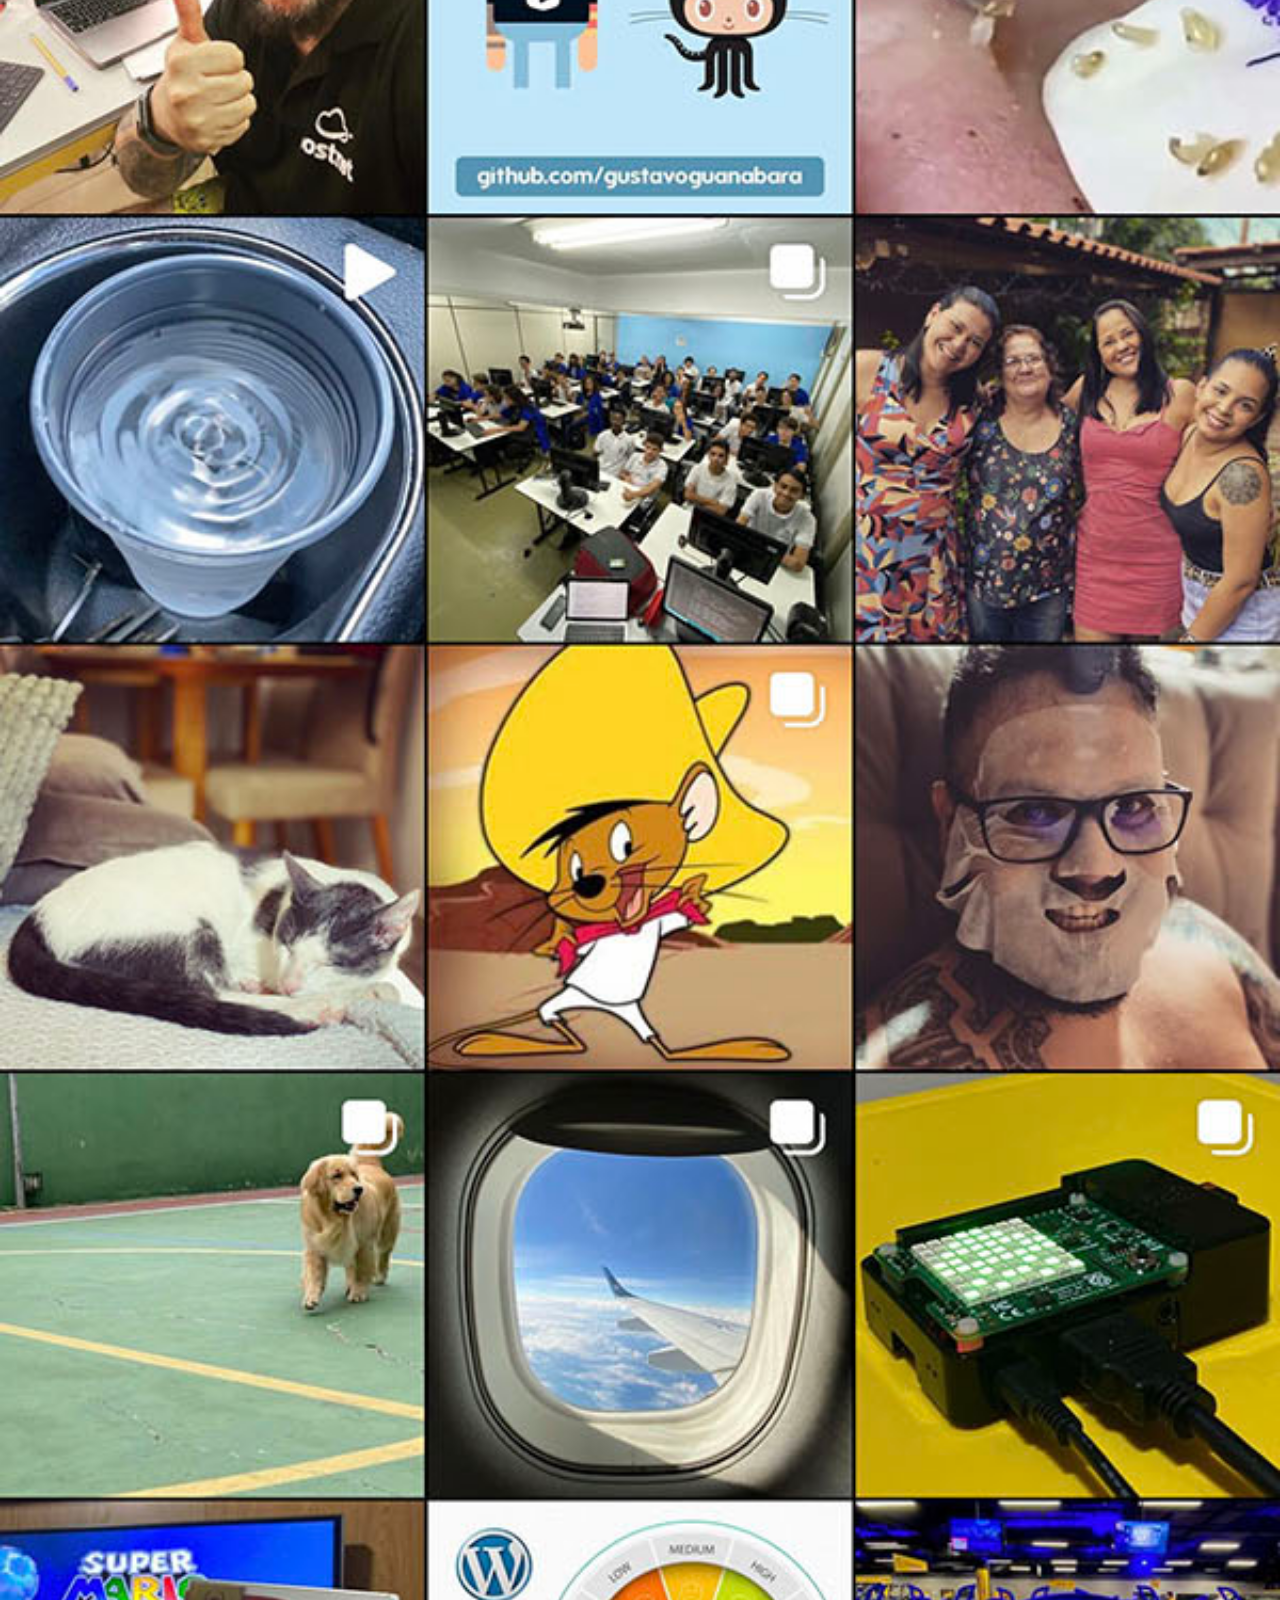
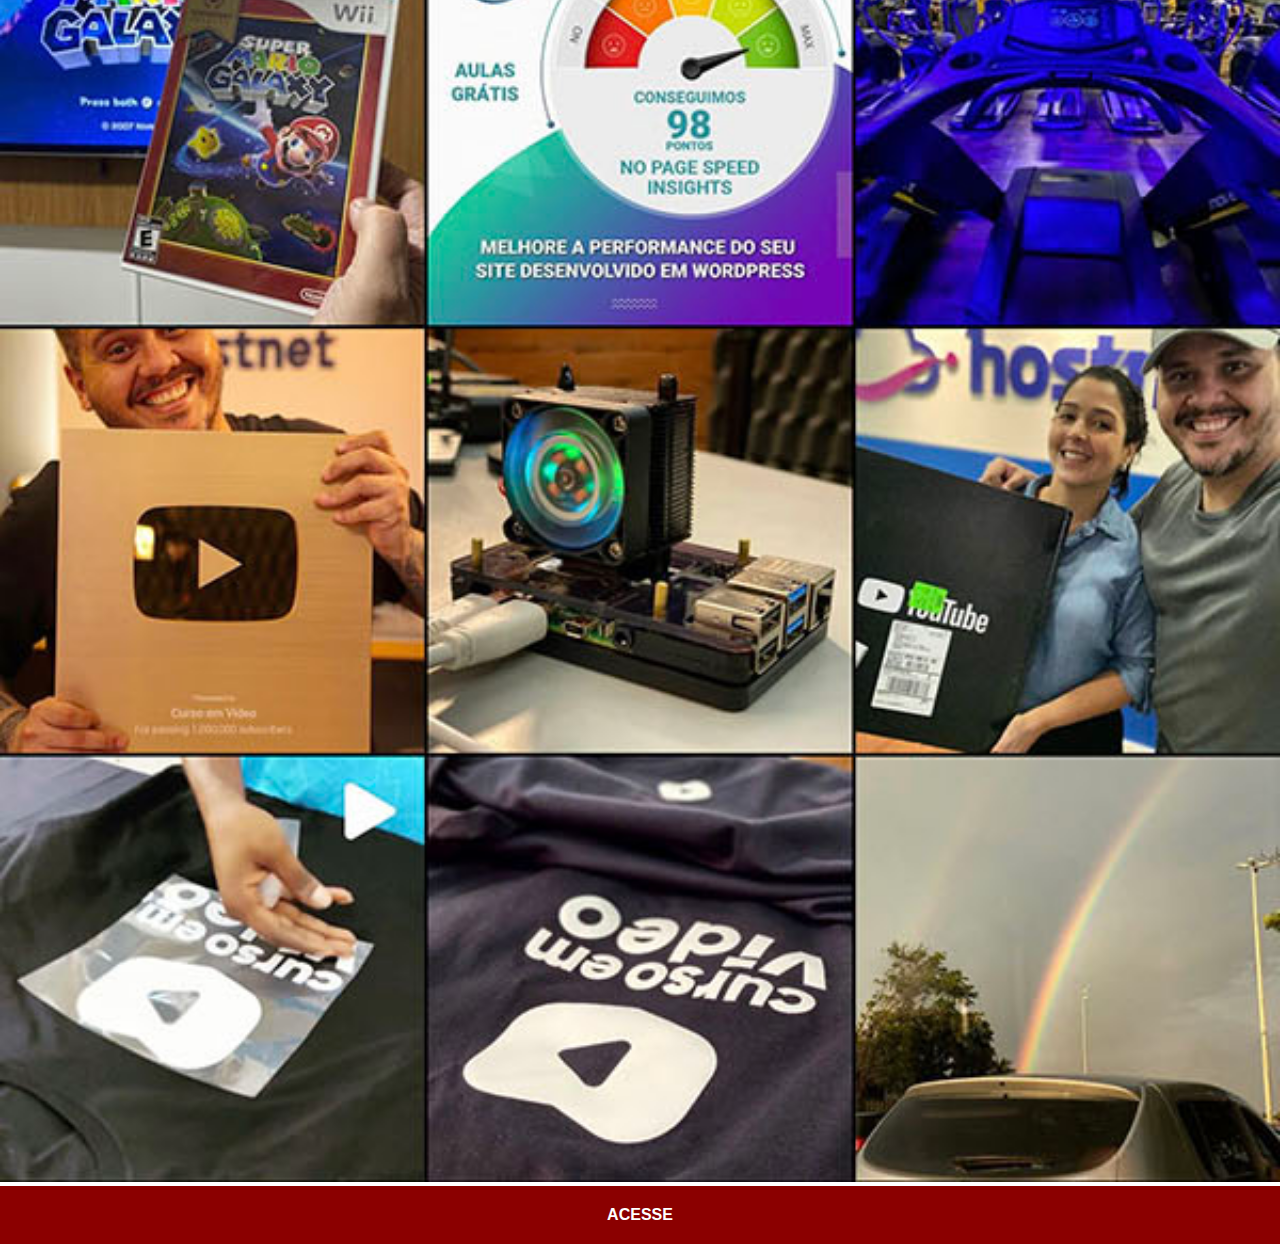
<file: instagran.html>
<!DOCTYPE html>
<html lang="en">
<head>
    <meta charset="UTF-8">
    <meta name="viewport" content="width=device-width, initial-scale=1.0">
    <title>Document</title>
    <link rel="stylesheet" href="estilo/social.css">
</head>
<body>
    <img src="imagens/tela-instagram.jpg" alt="instagram">
    <a href="htpp://www.instagram/patric.campos.90" target="_blank">ACESSE</a>
</body>
</html>
</file>
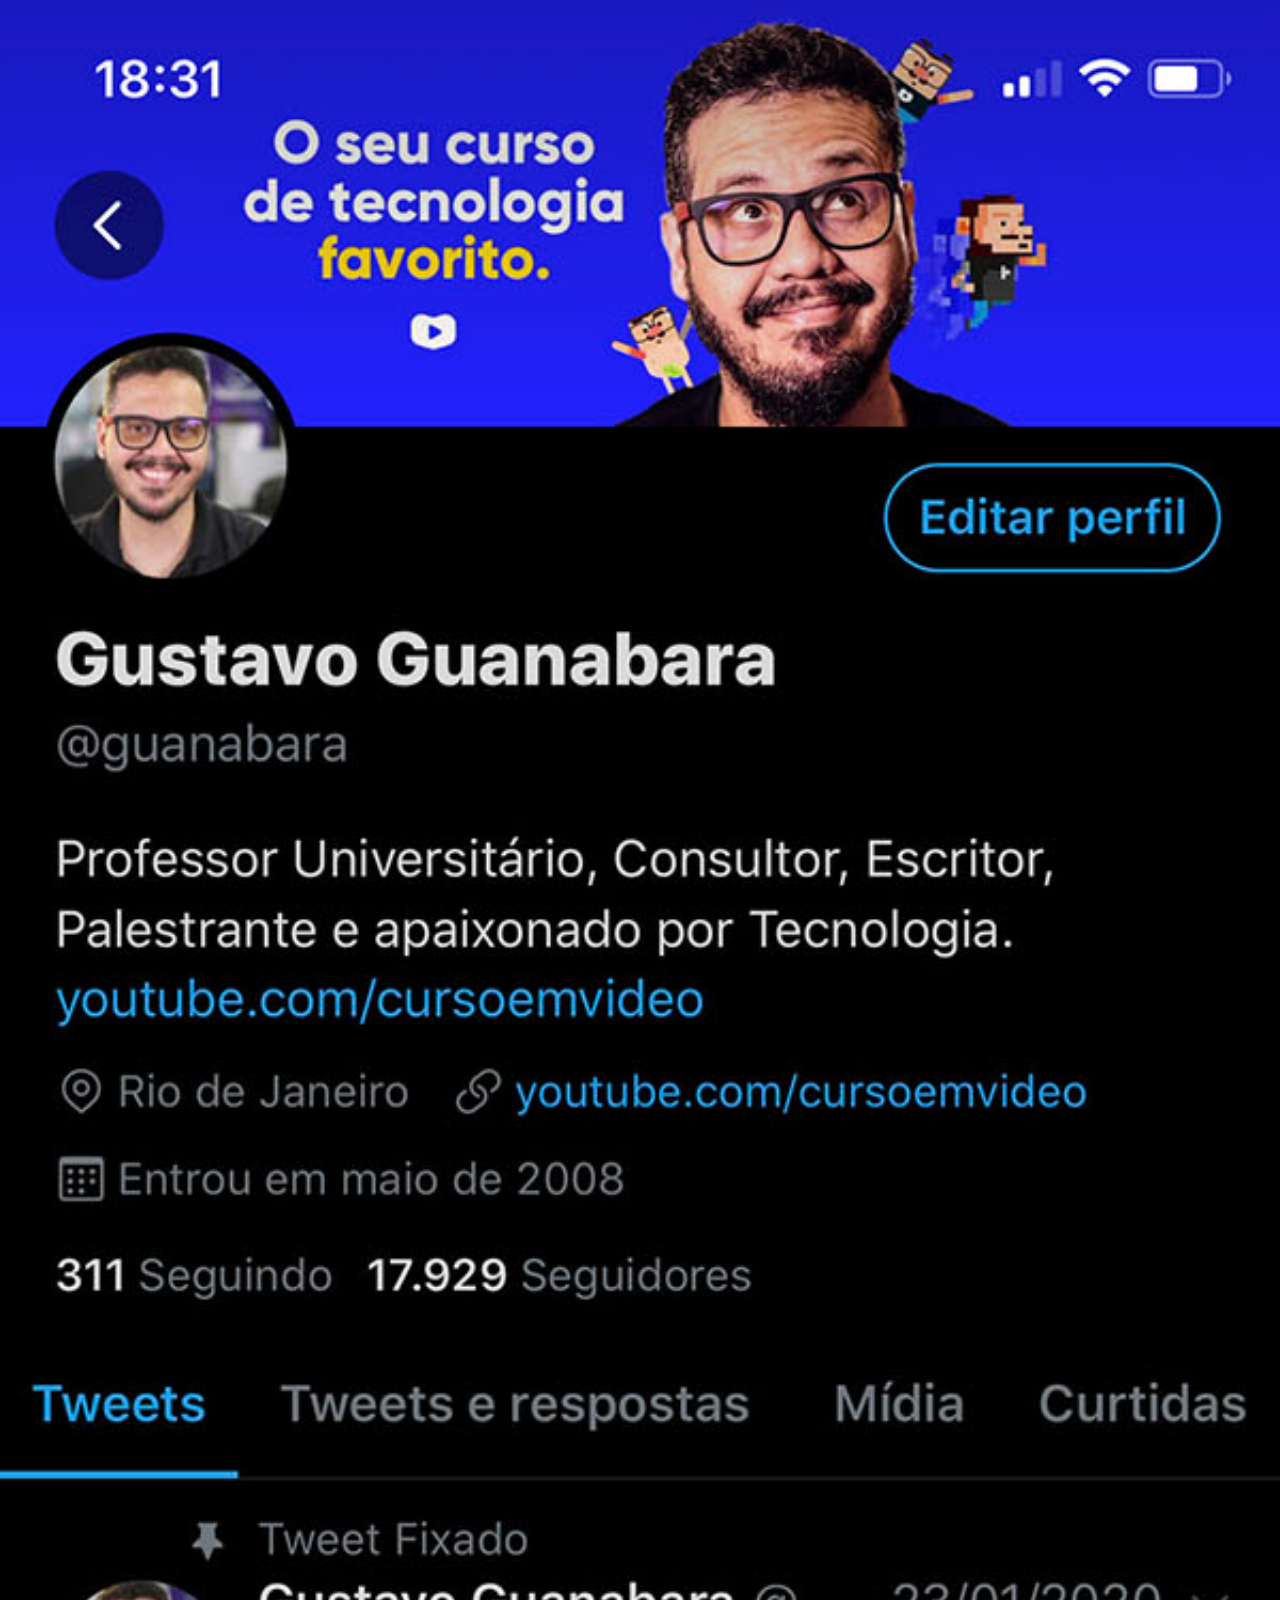
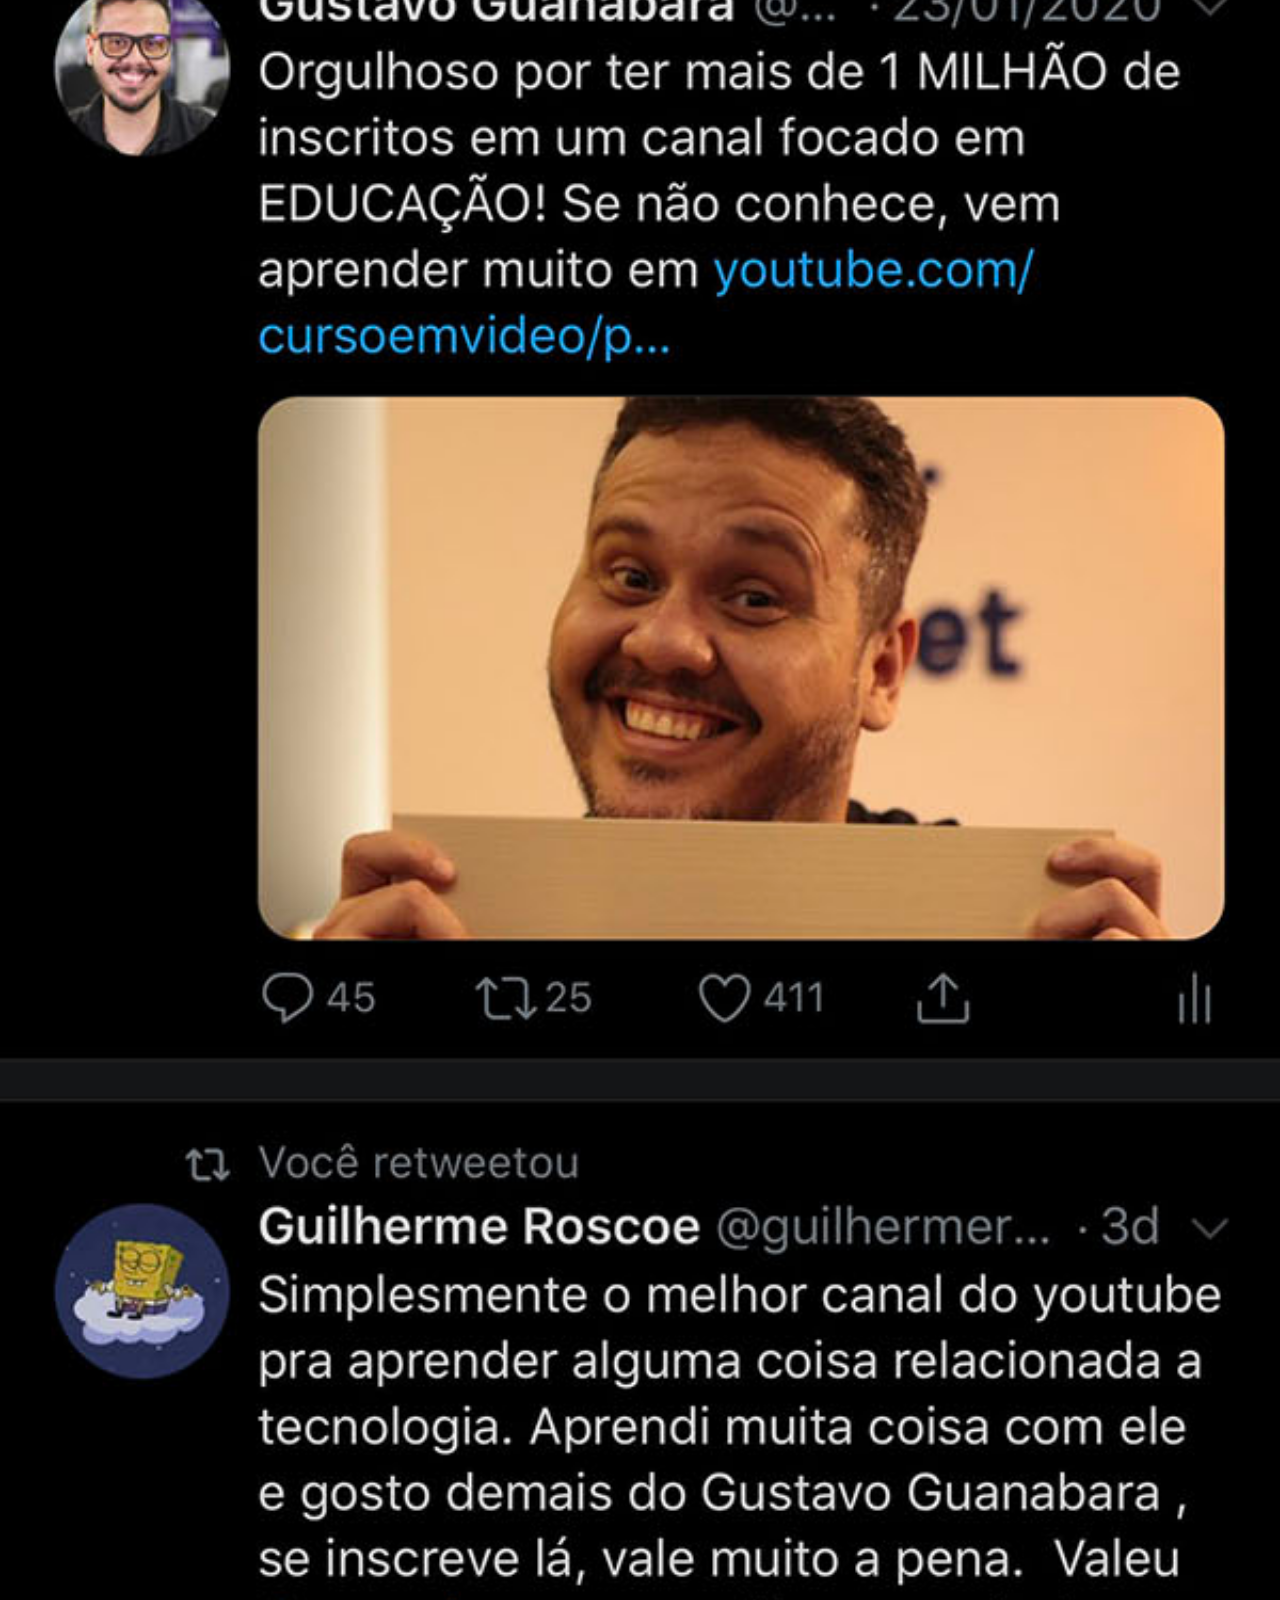
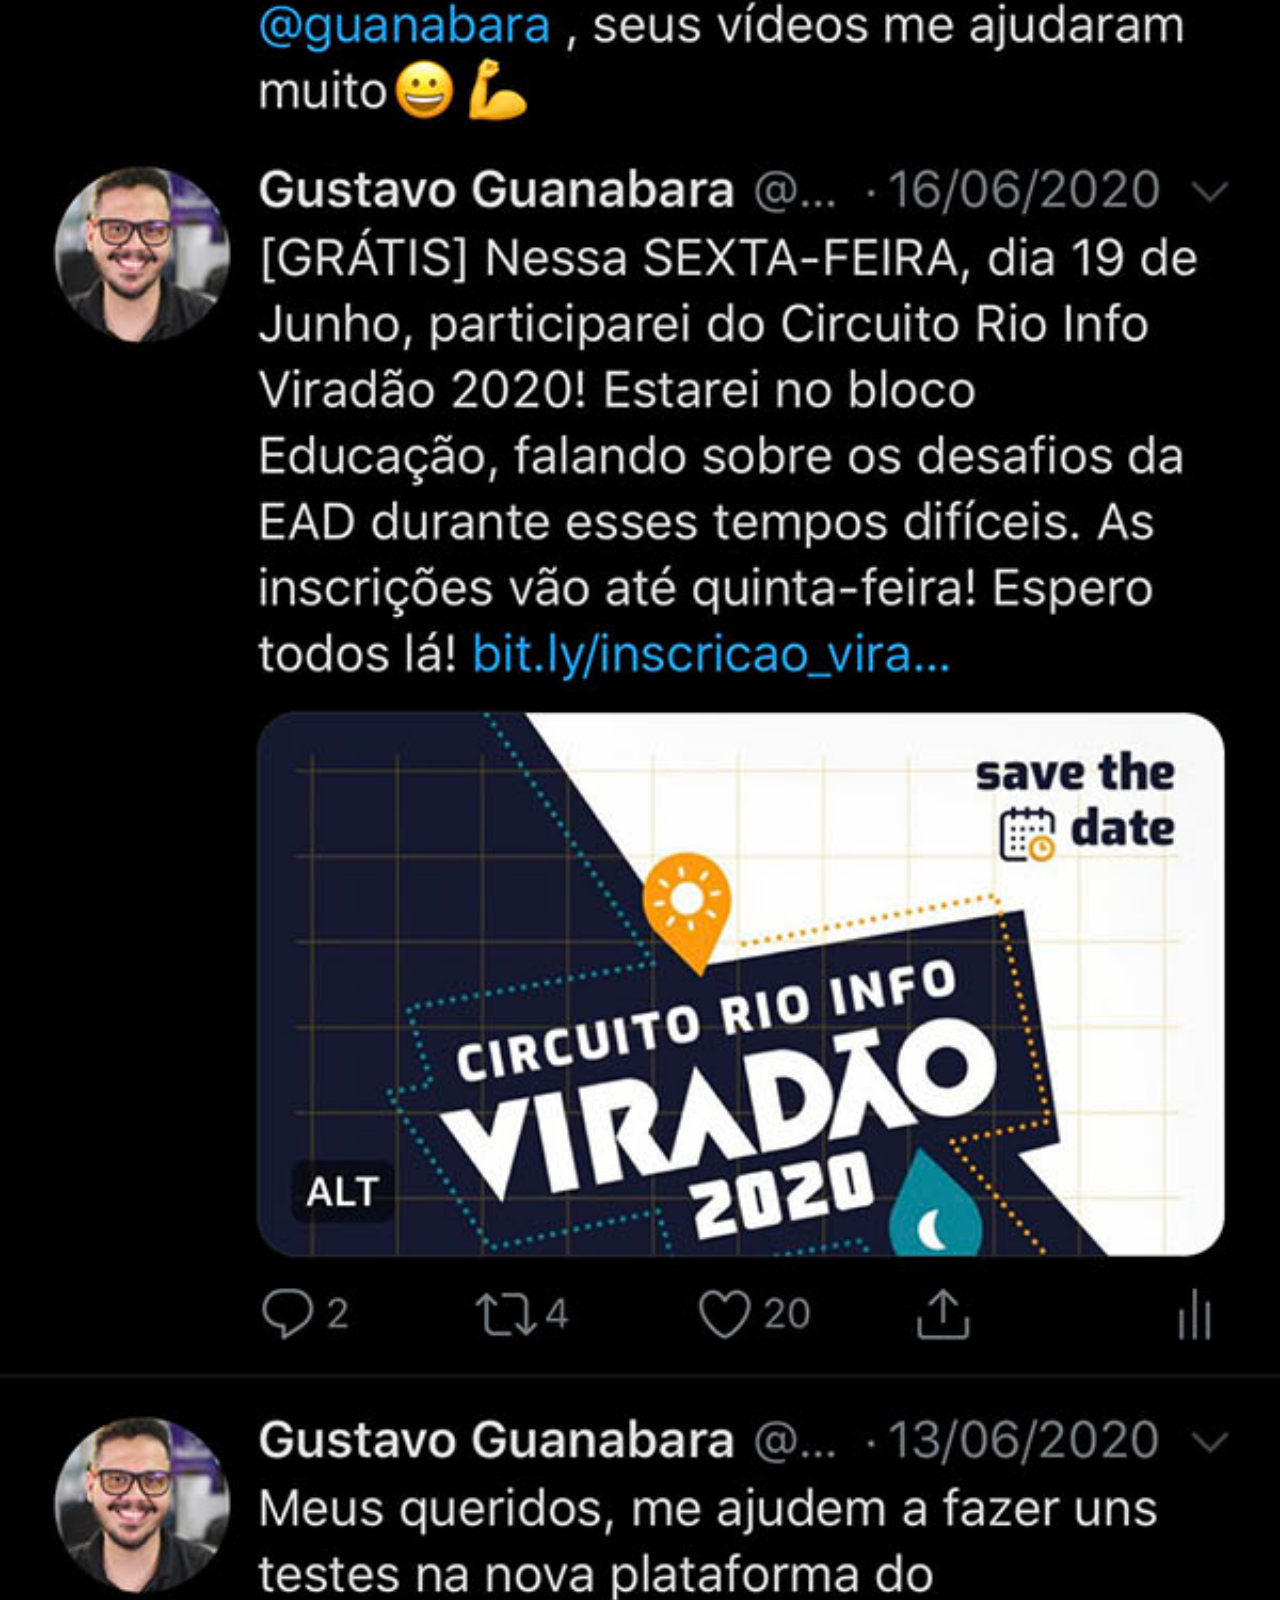
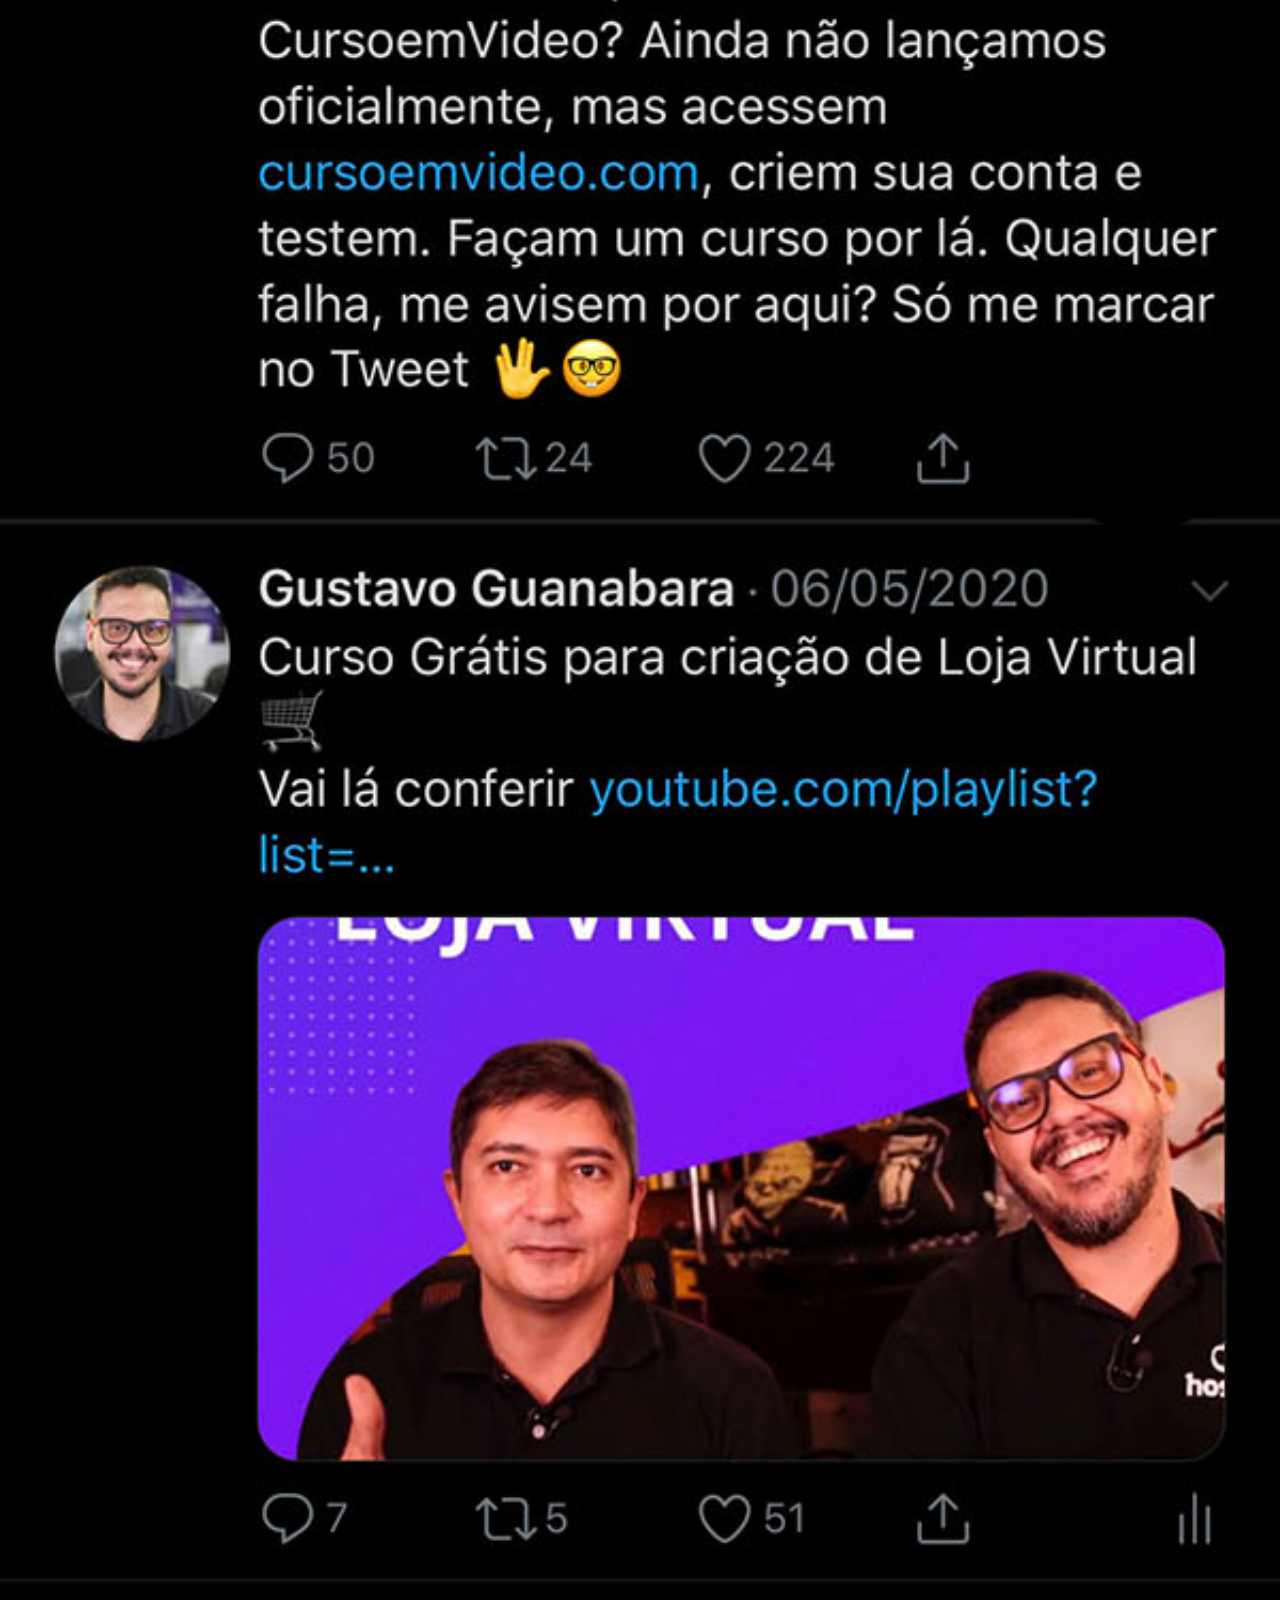
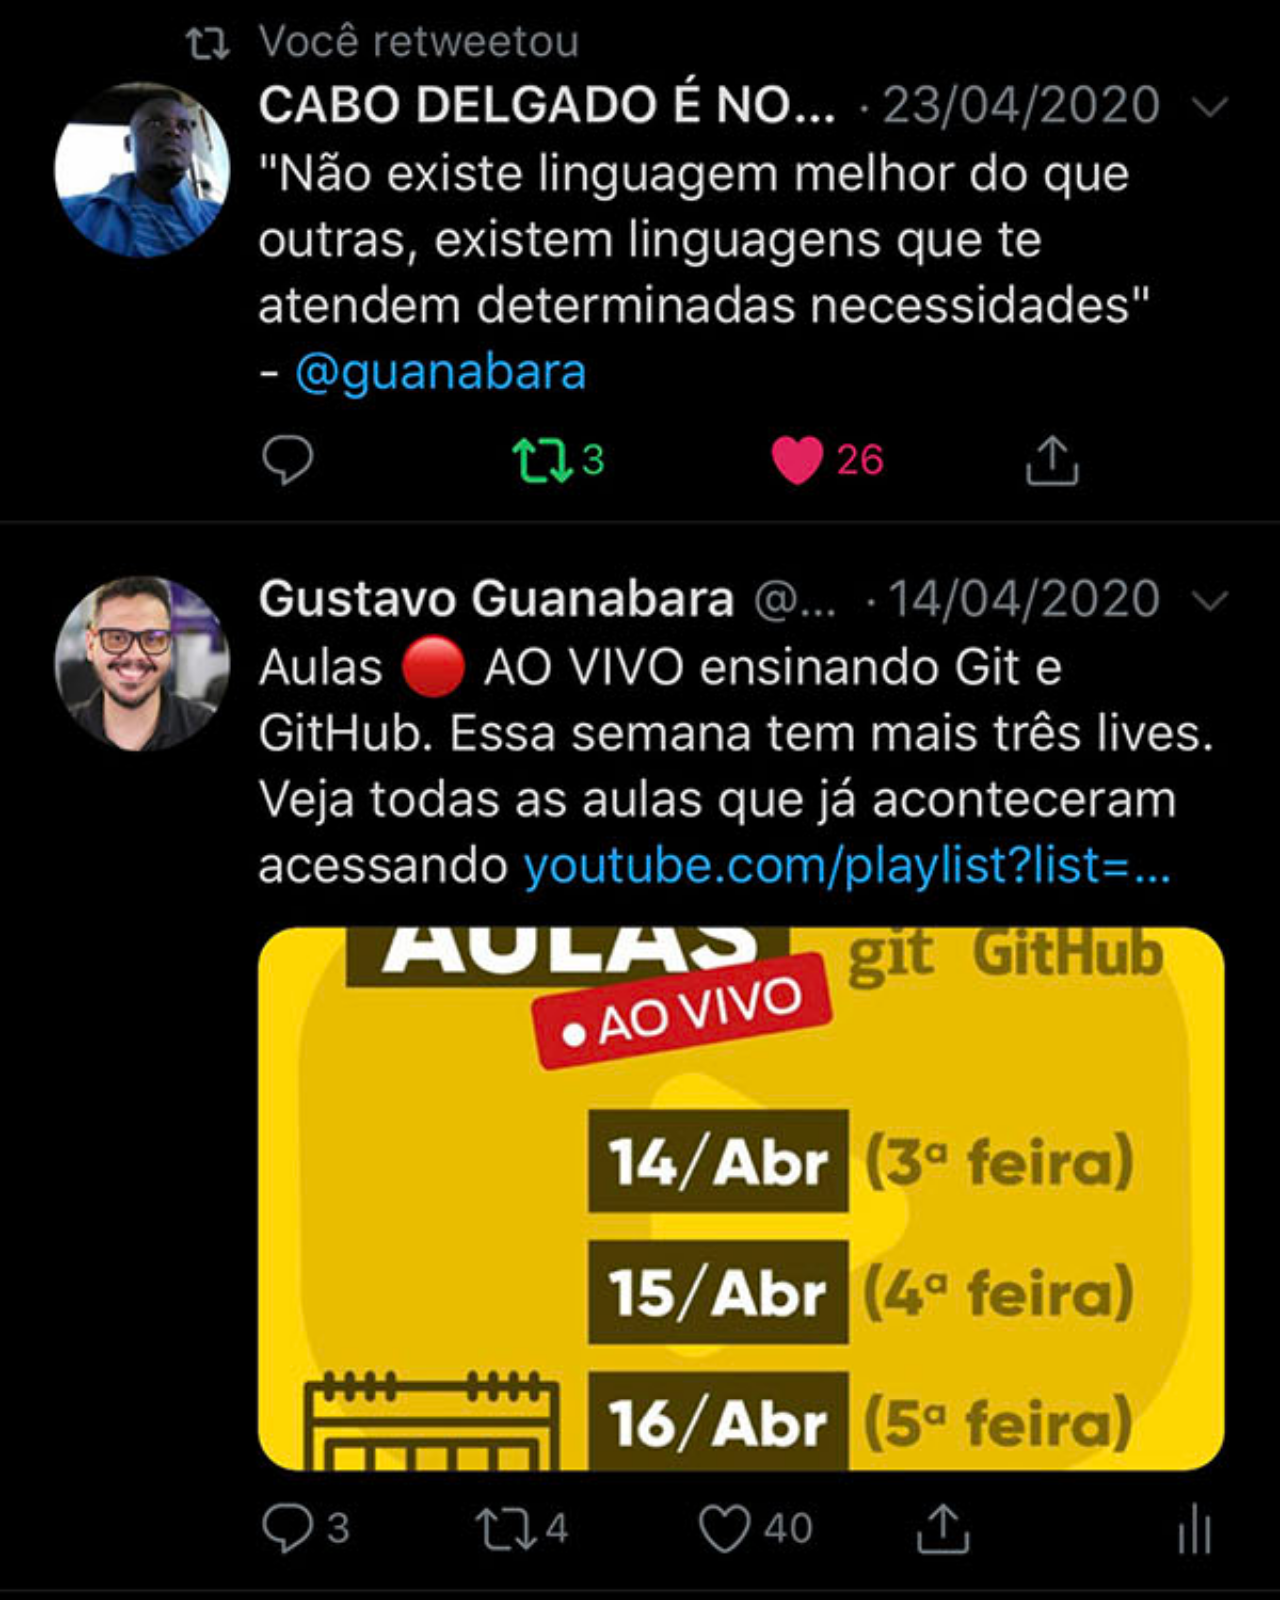
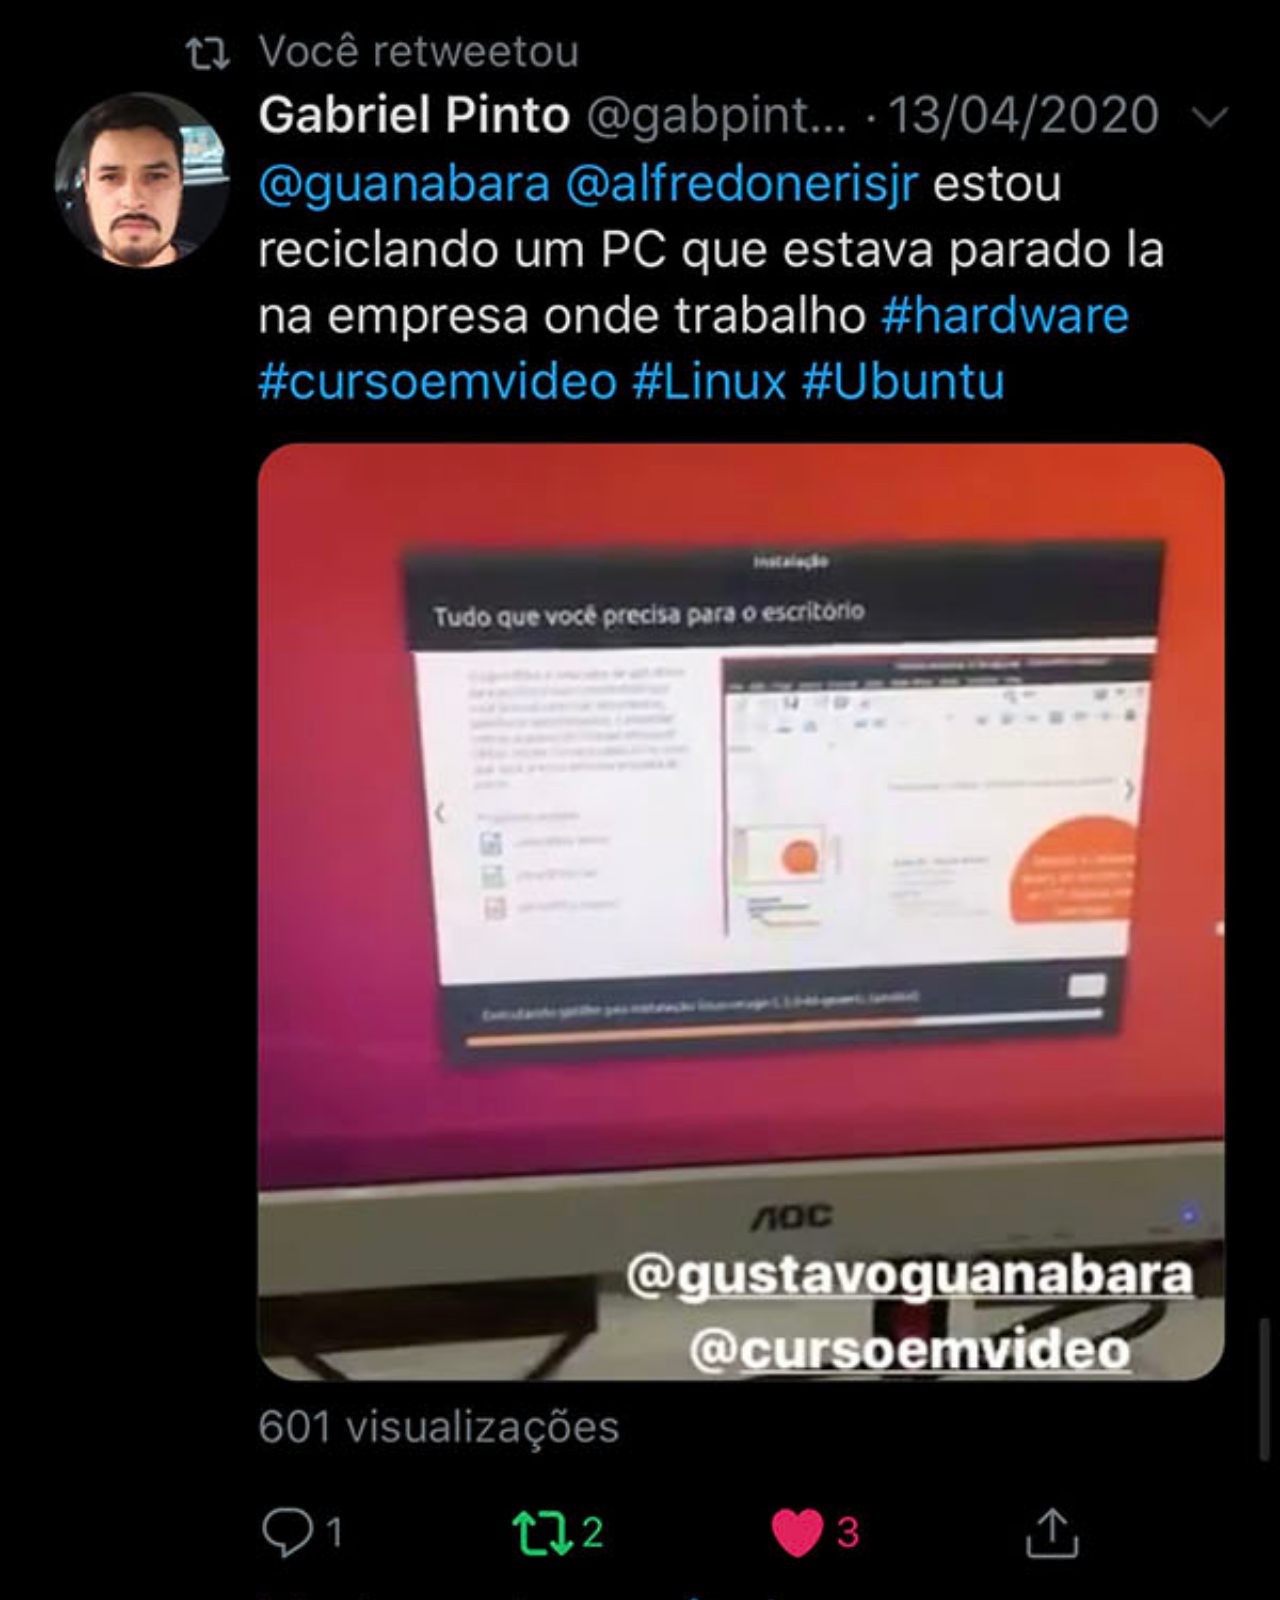
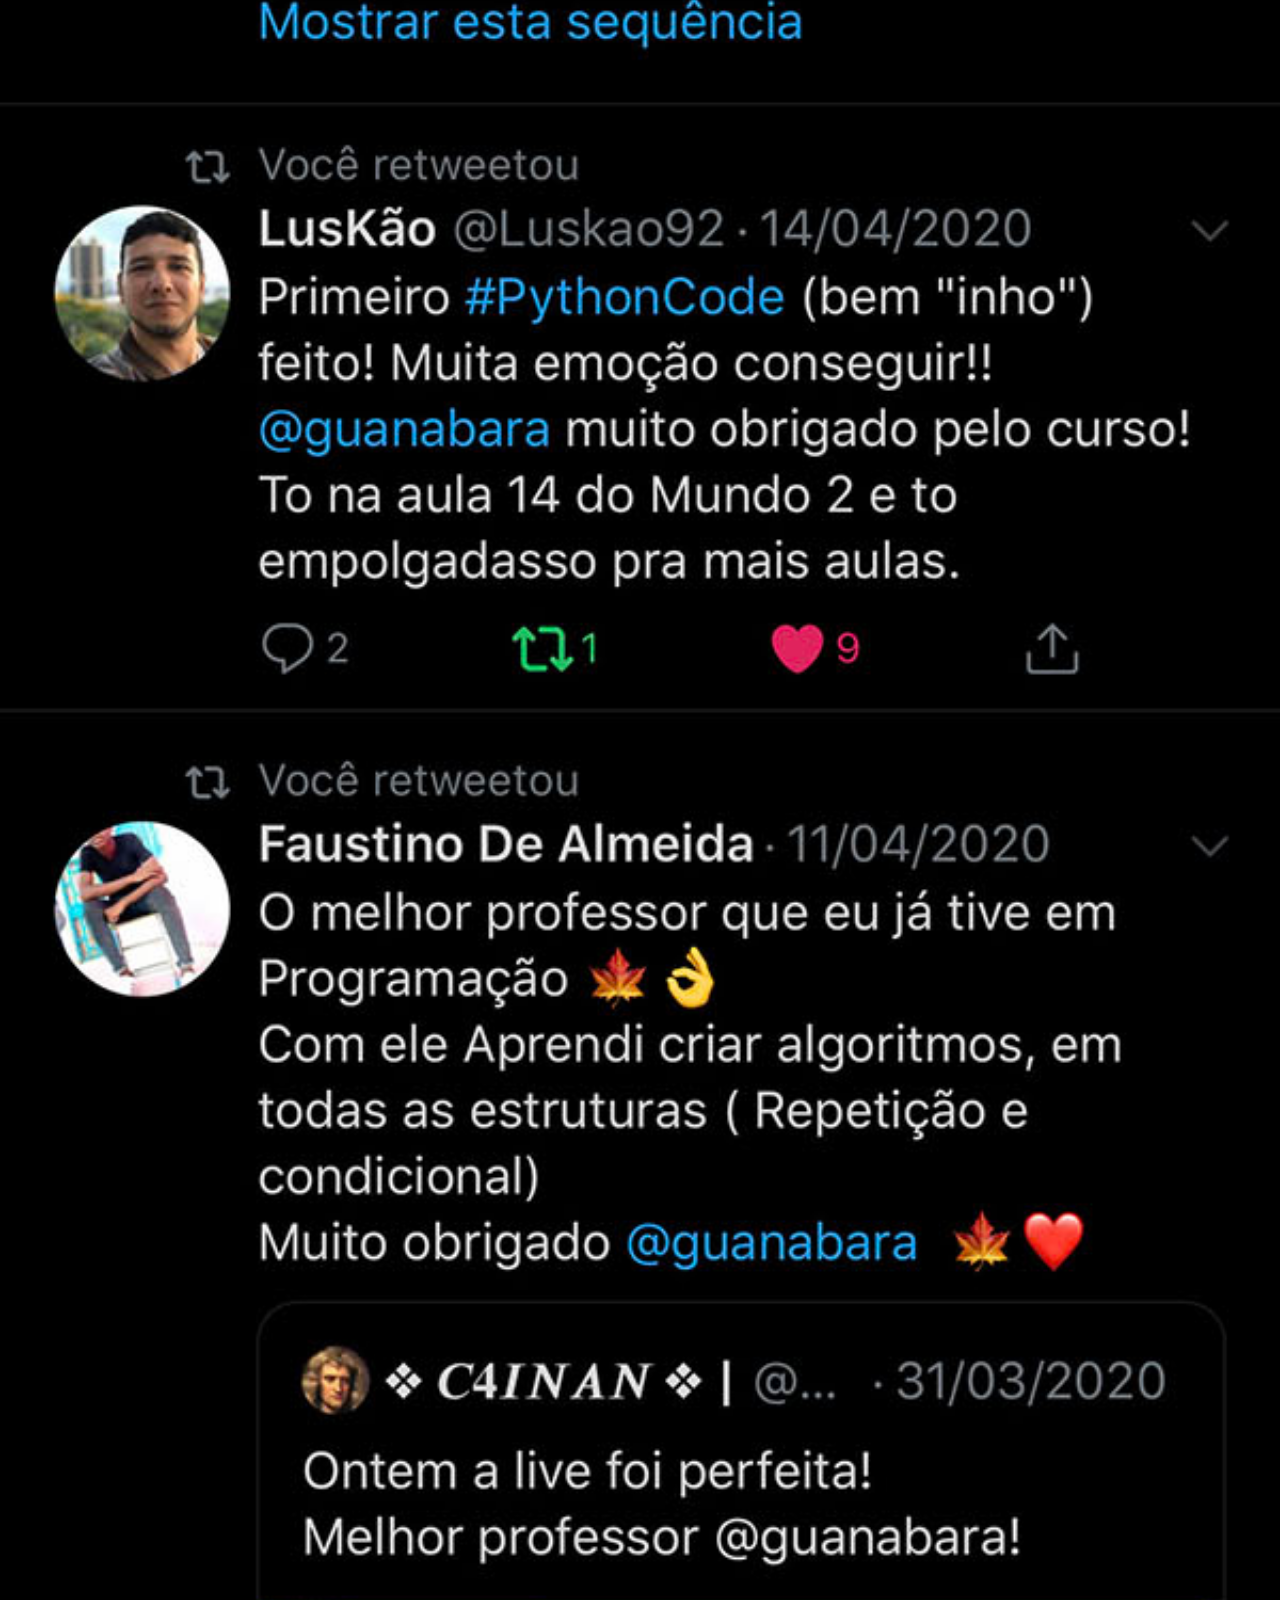
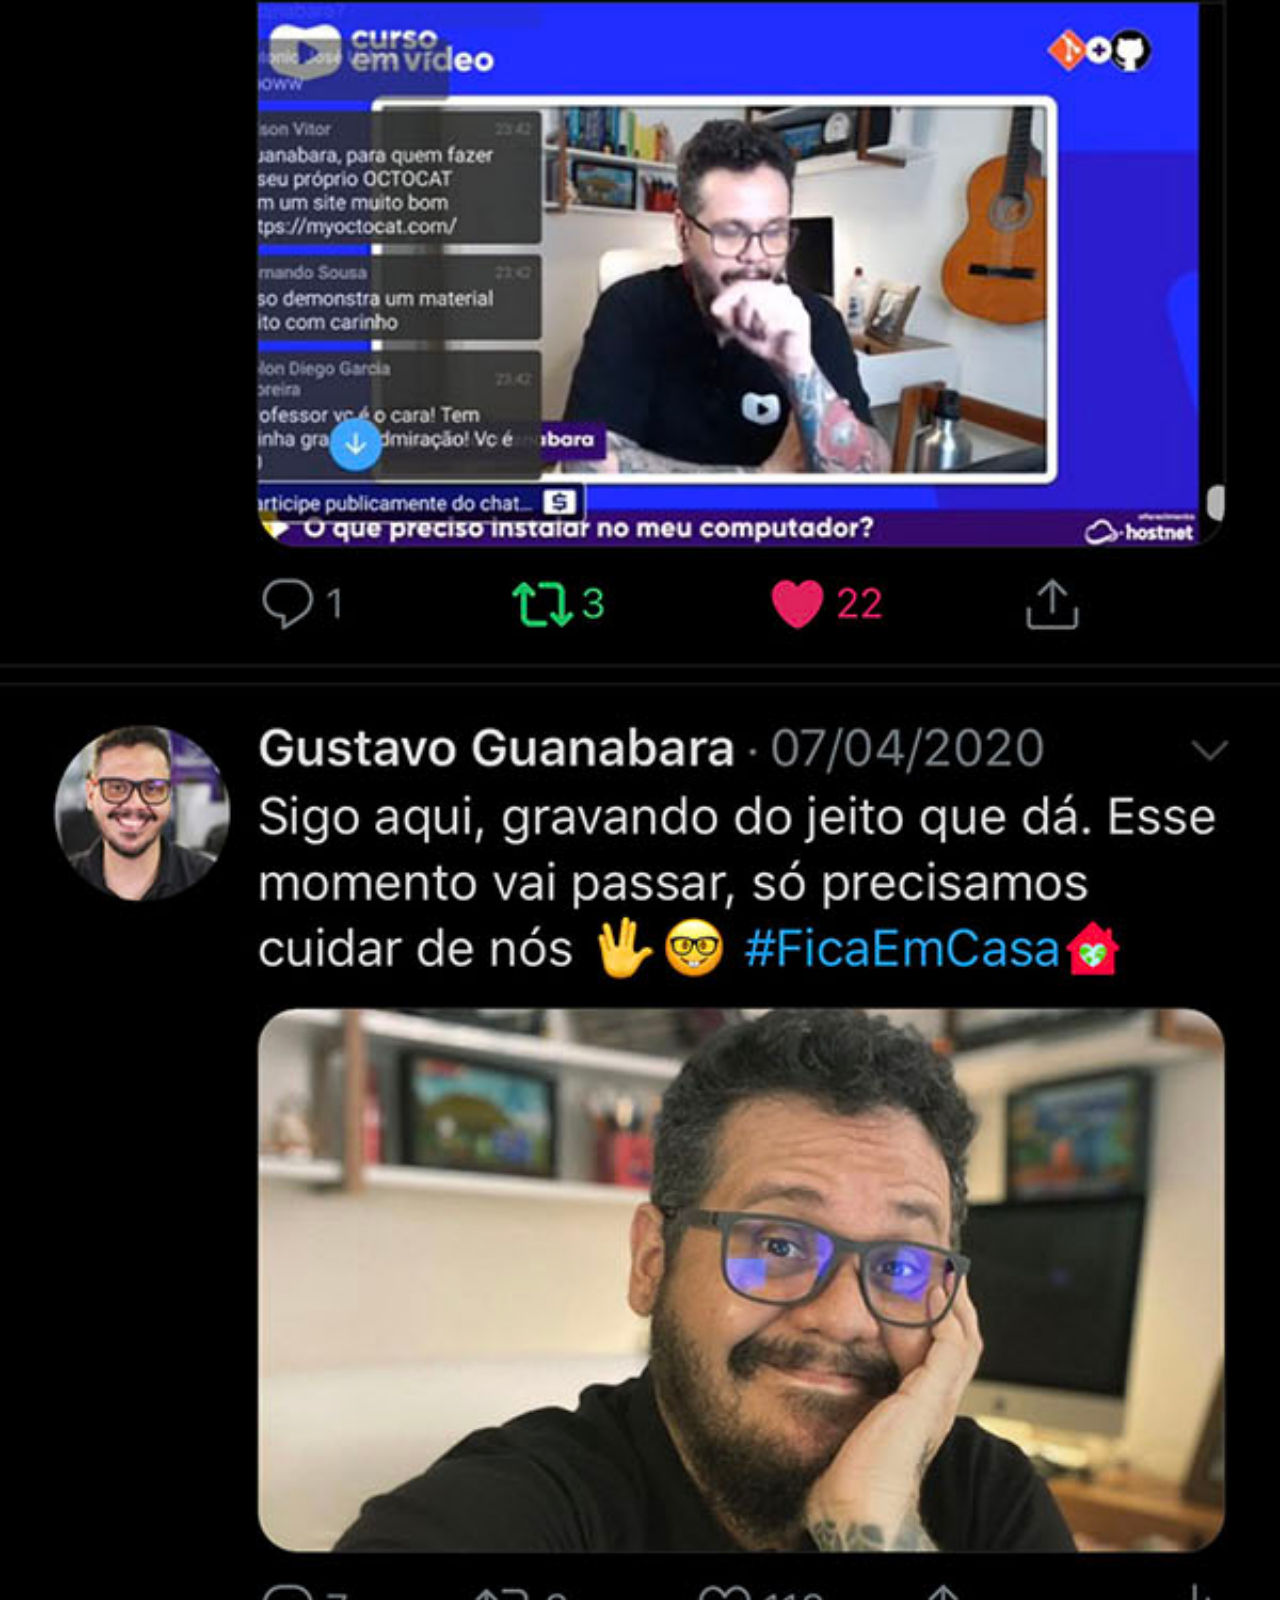
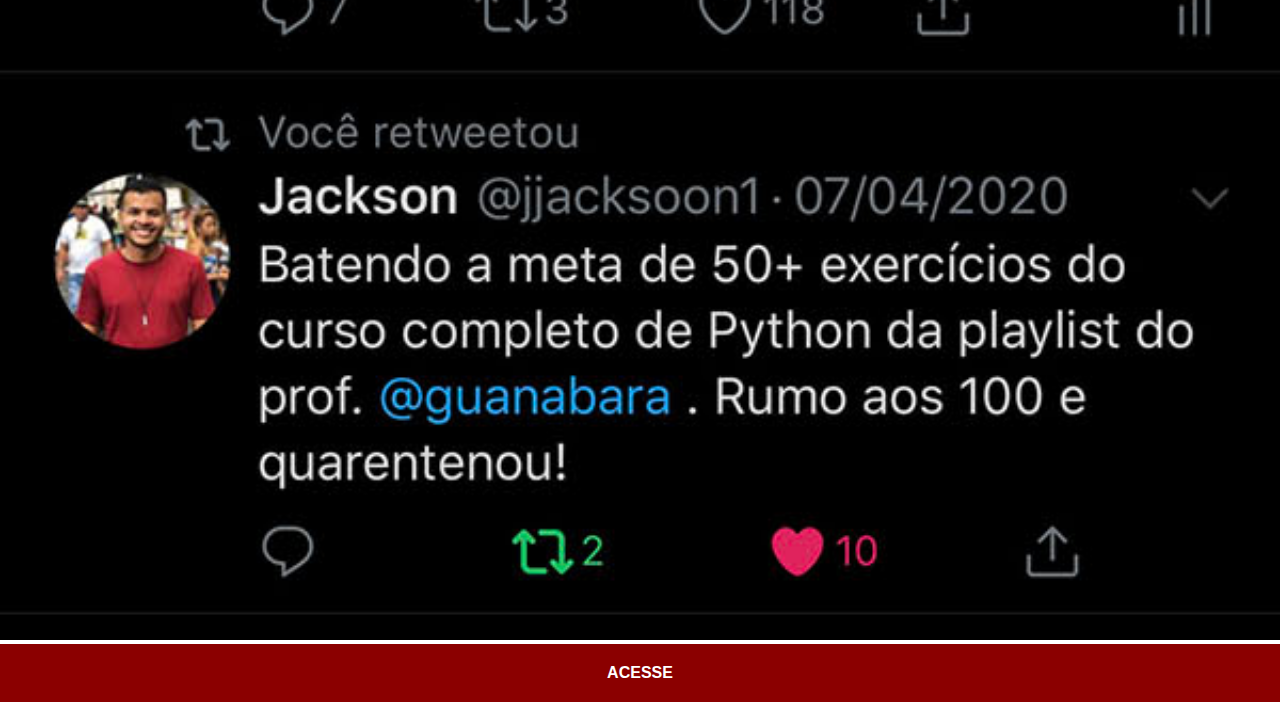
<file: twitter.html>
<!DOCTYPE html>
<html lang="pt-br">
<head>
    <meta charset="UTF-8">
    <meta name="viewport" content="width=device-width, initial-scale=1.0">
    <title>Twitter</title>
    <link rel="stylesheet" href="estilo/social.css">
</head>
<body>
    <img src="imagens/tela-twitter.jpg" alt="twitter">
    <a href="https://twitter.com/guanabara">ACESSE</a>
</body>
</html>
</file>
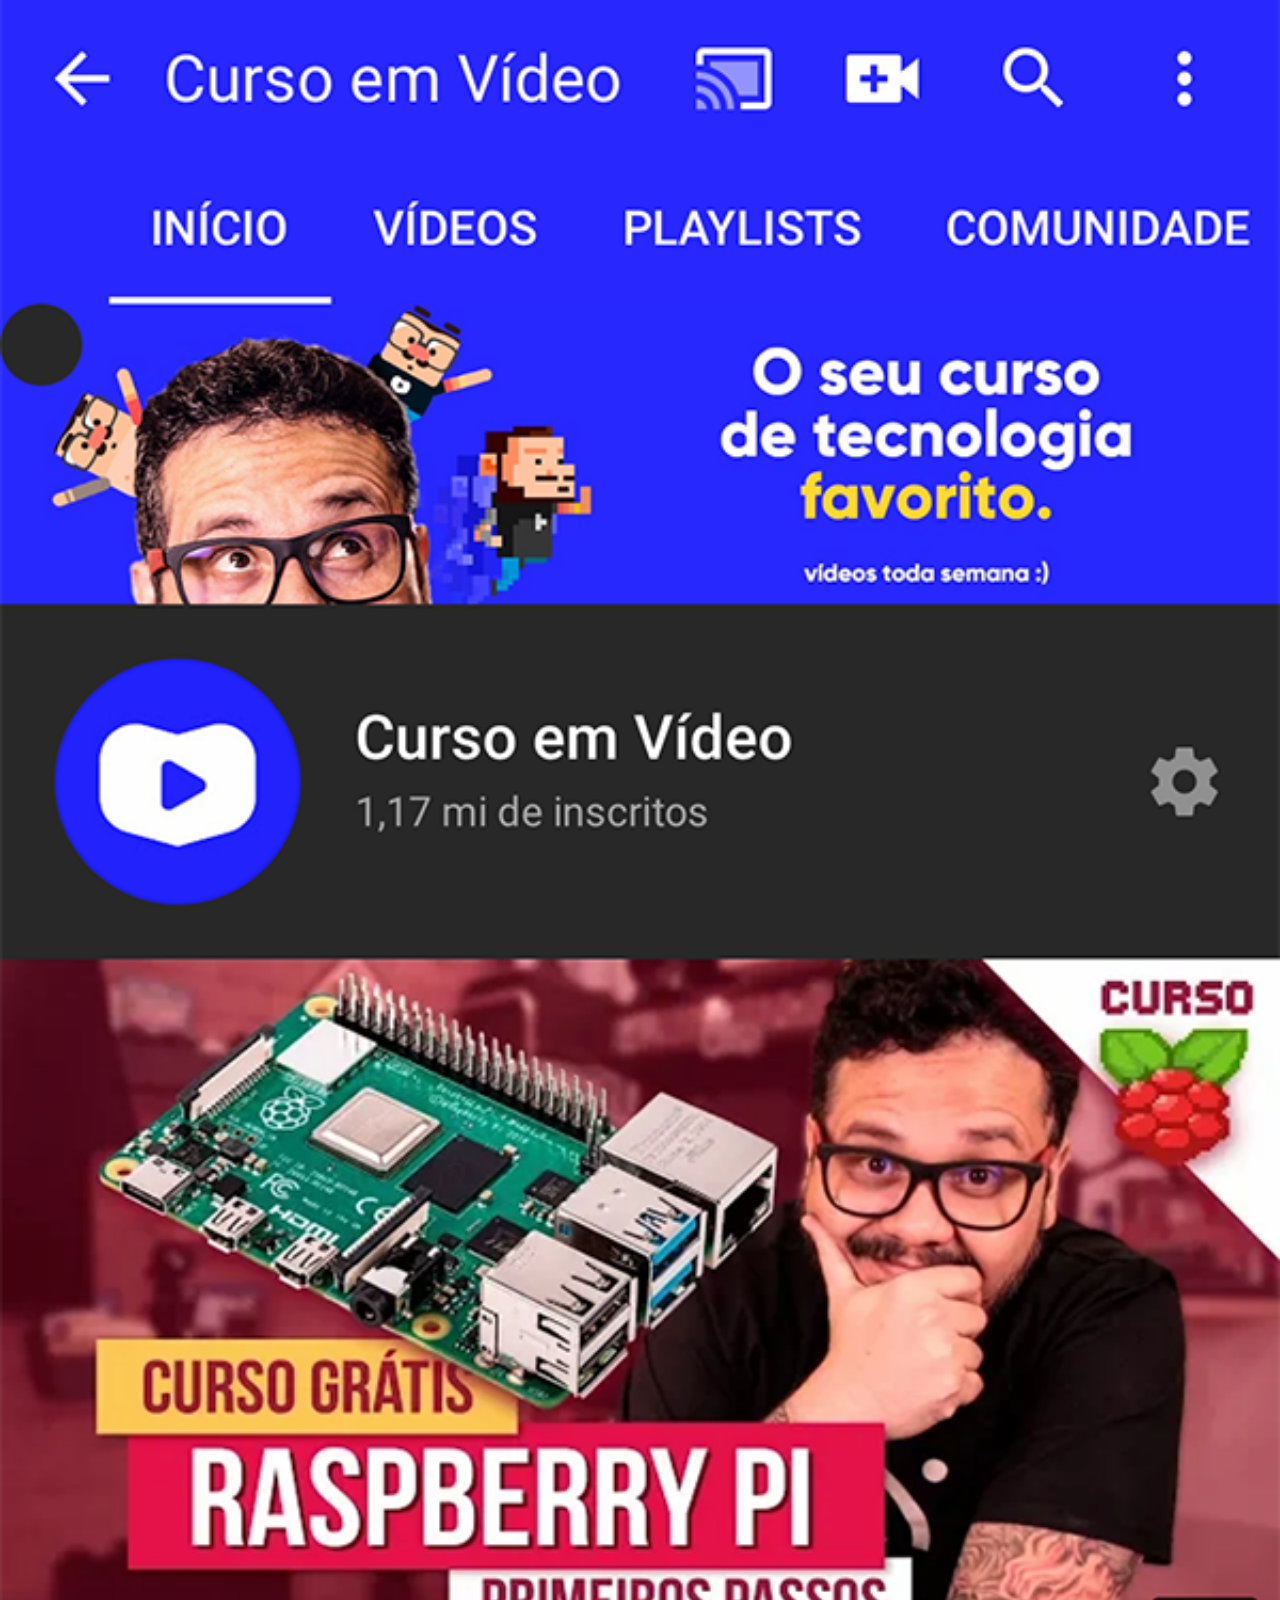
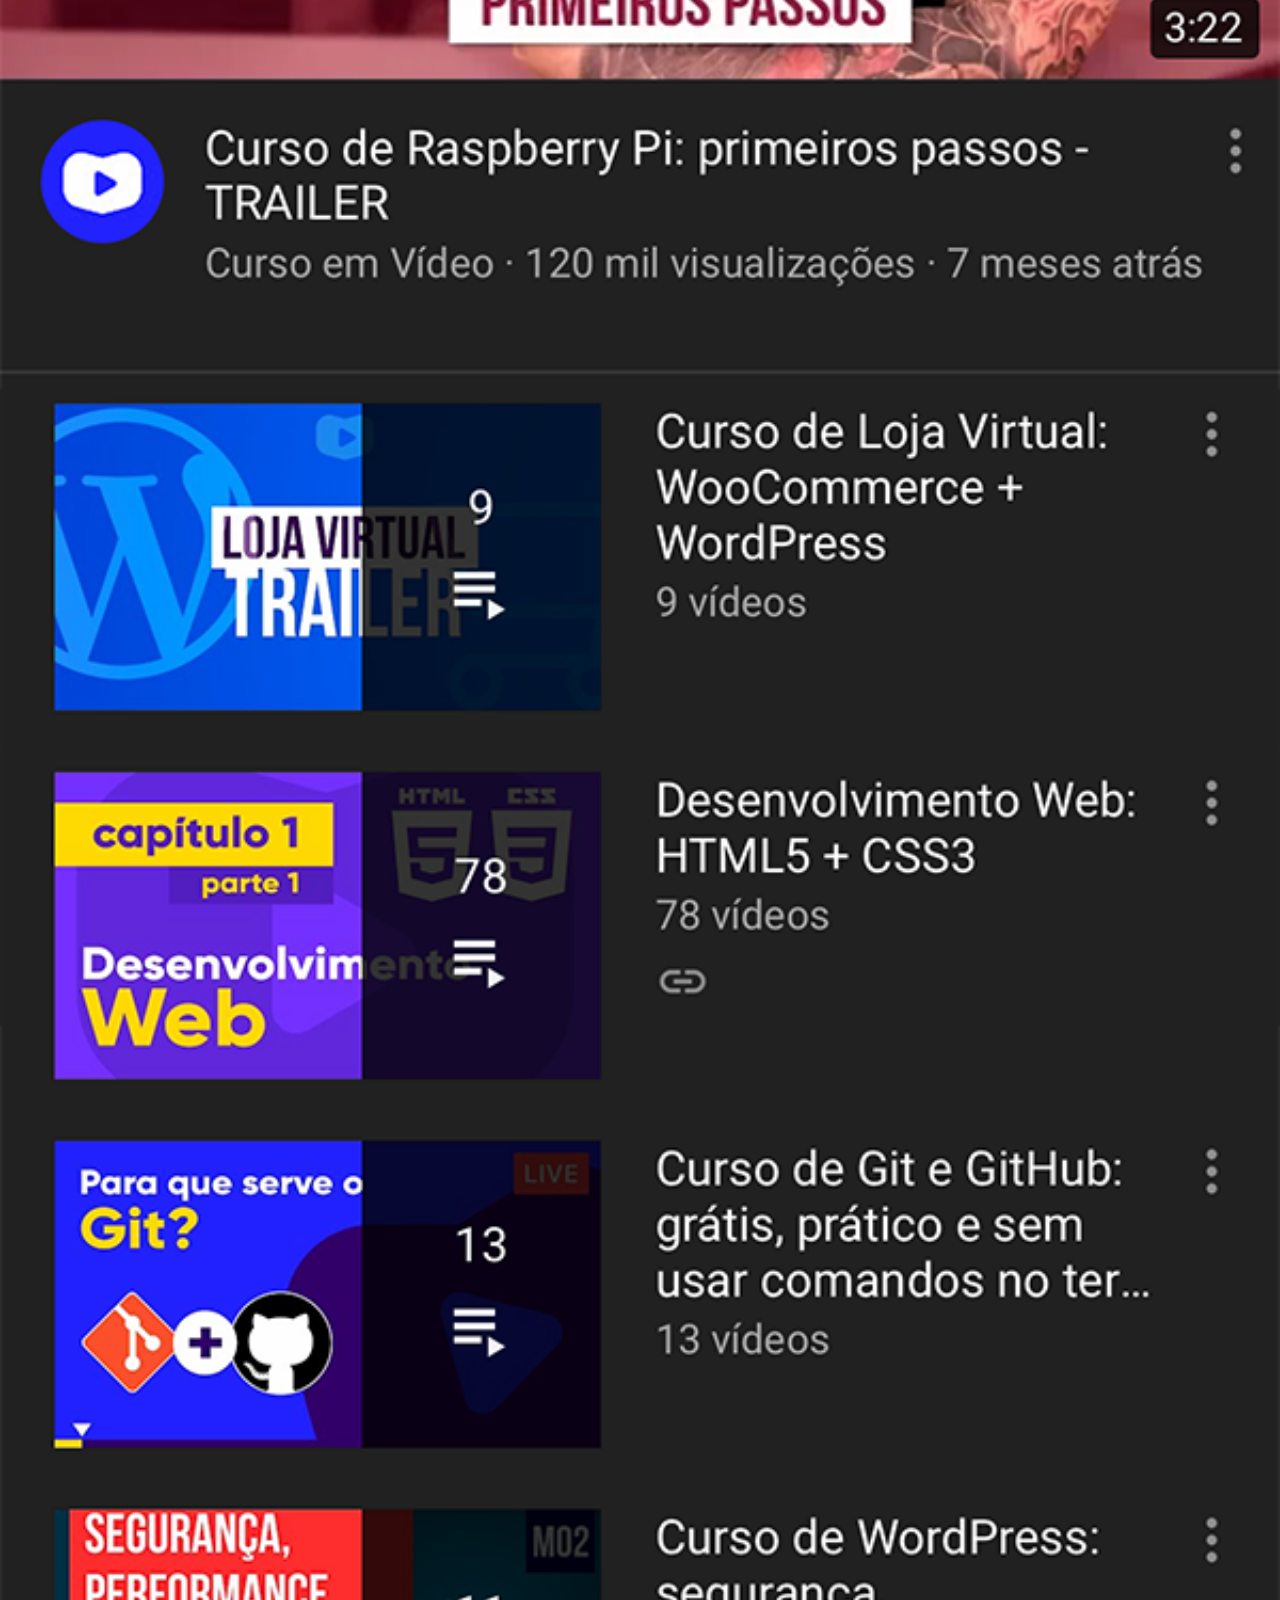
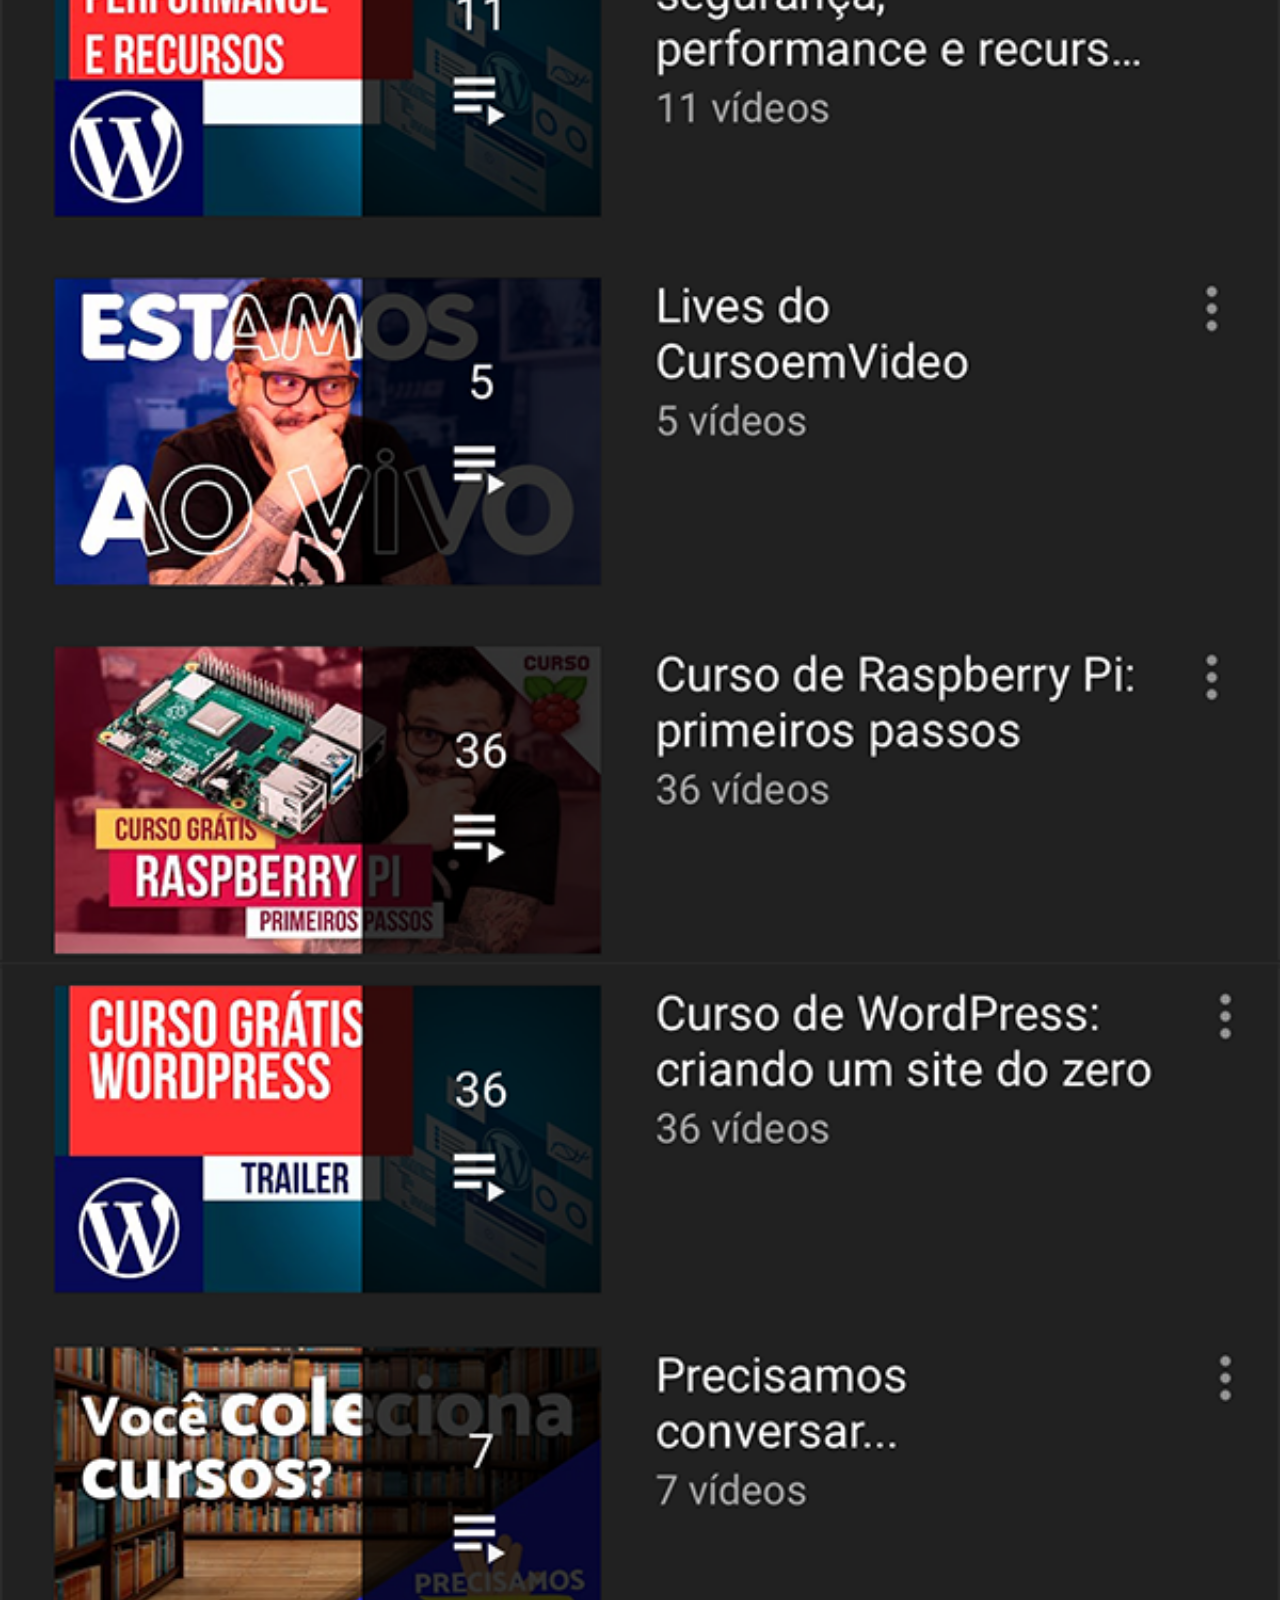
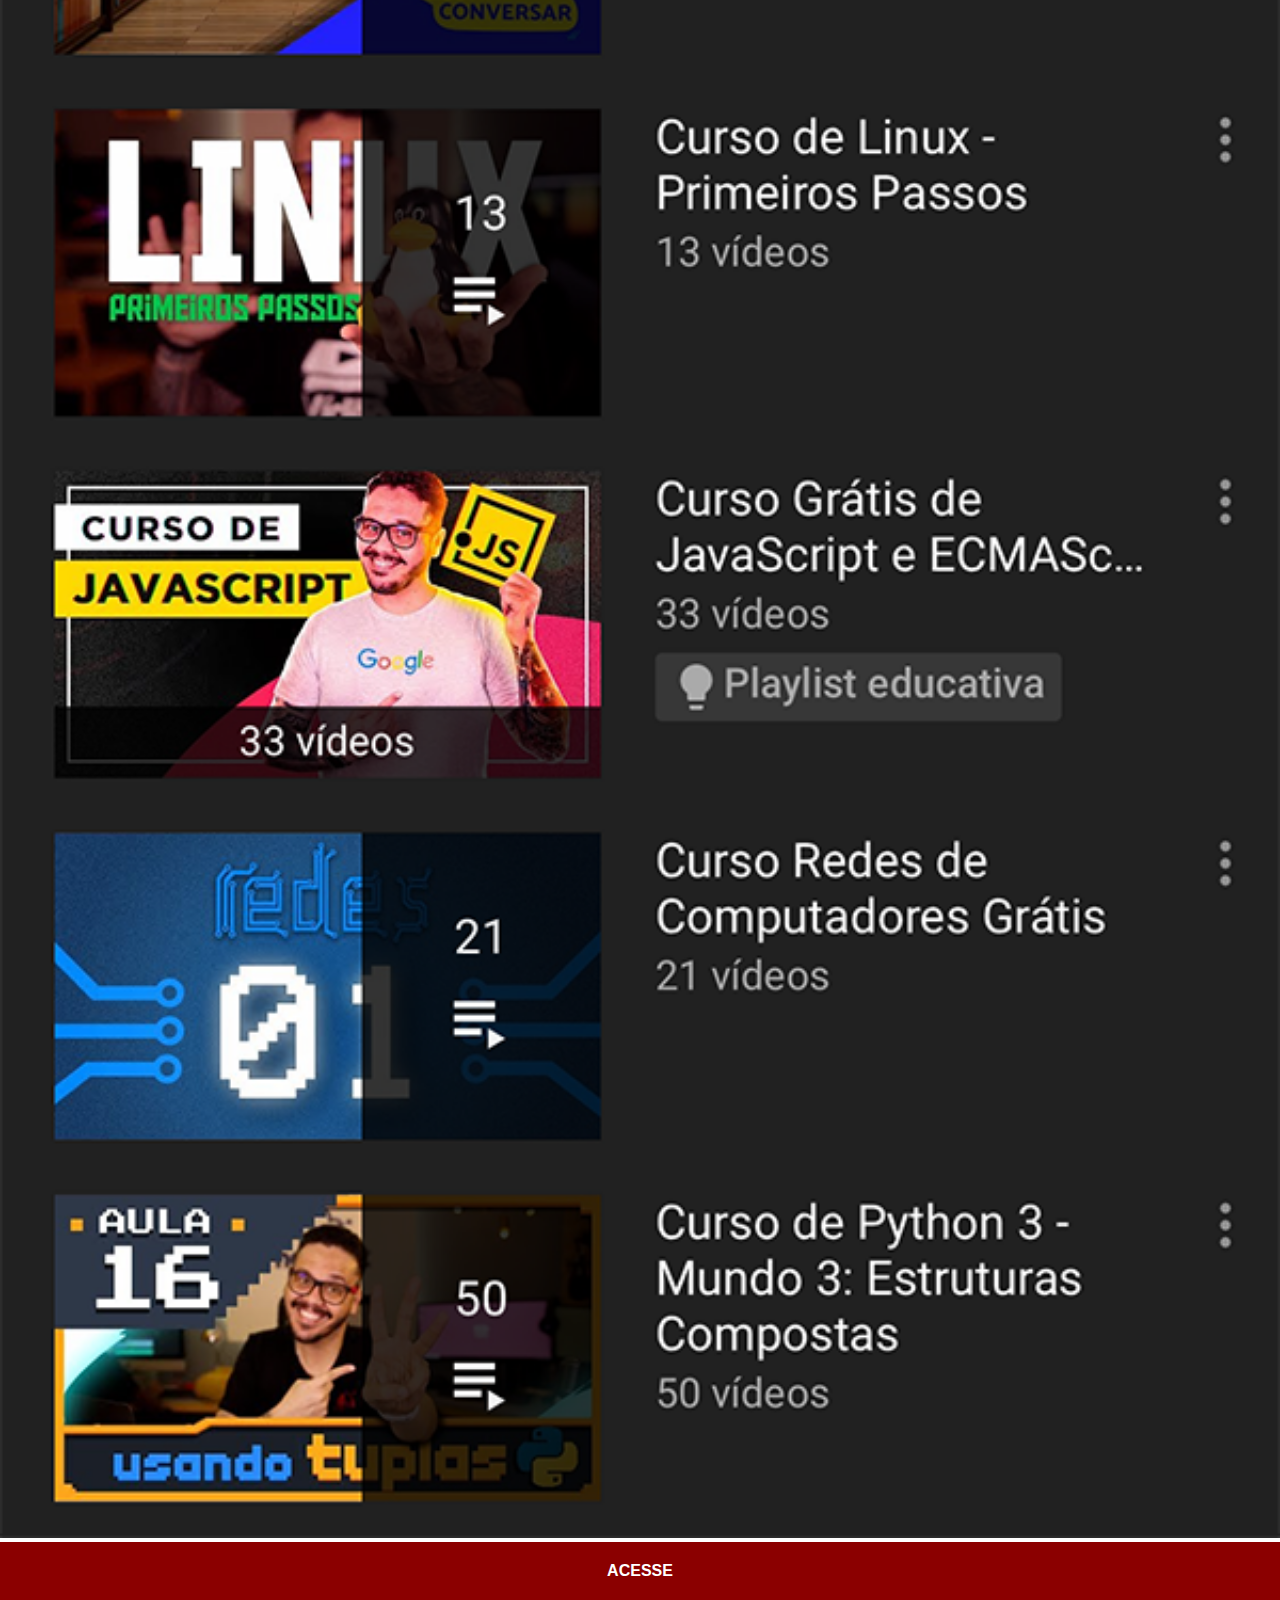
<file: youtube.html>
<!DOCTYPE html>
<html lang="pt-br">
<head>
    <meta charset="UTF-8">
    <meta name="viewport" content="width=device-width, initial-scale=1.0">
    <title>Document</title>
    <link rel="stylesheet" href="estilo/social.css">
    
</head>
<body>
    <img src="imagens/tela-youtube.png" alt="Youtube">
    <a href="https://www.youtube.com/@CursoemVideo/playlists" target="_blank">ACESSE</a>

</body>
</html>
</file>
<file: estilo/style.css>
@charset "UTF8";

* {
    margin: 0px;
    padding: 0px;
    font-family: Arial, Helvetica, sans-serif;
}

html, body {
    background-color: black;
    height: 100vh;
    width: 100vw;
}

body {
    background: url(../imagens/fundo-madeira.jpg) no-repeat top center;
    background-size: cover;
    background-attachment: fixed;

}
main {
    height: 100vh;
    position: relative;
}

section#telefone {
    position: absolute;
    top: 50%;
    left: 50%;
    transform:translate(-50%, -50%);
    width: 311px;
    height: 627px;
    background: url(../imagens/frame-iphone.png) no-repeat;
   
}

iframe#tela{
    position: relative;
    top: 81px;
    left: 23px;
    width: 265px;
    height: 469px;
    
}

section#redes-sociais {
    text-align: right;
}

section#redes-sociais img{
    width: 50px;
    border-radius: 50%;
    box-shadow: 2px 2px 5px rgba(0, 0, 0, 0.575);
    box-sizing: border-box;
}

section#redes-sociais img:hover{
    box-shadow: 5px 5px 10px black;
    border: 2px solid white;
    box-sizing: border-box;
    transform: translate(-3px, -3px);
    transition: transform .3s, border .5s;
}
</file>
<file: estilo/social.css>
@charset "UTF8";

*{
    margin:0px;
    padding:0px;
}

::-webkit-scrollbar {
    width: 0px;
    height: 0px;
}
img{
    width: 100vw;
}
a {
    display: block;
    font-family: Arial, Helvetica, sans-serif;
    background-color: darkred;
    color: white;
    text-align: center;
    padding: 20px;
    text-decoration: none;
    font-weight: bolder;
    
}

a:hover{
    background-color: red;
}
</file>
